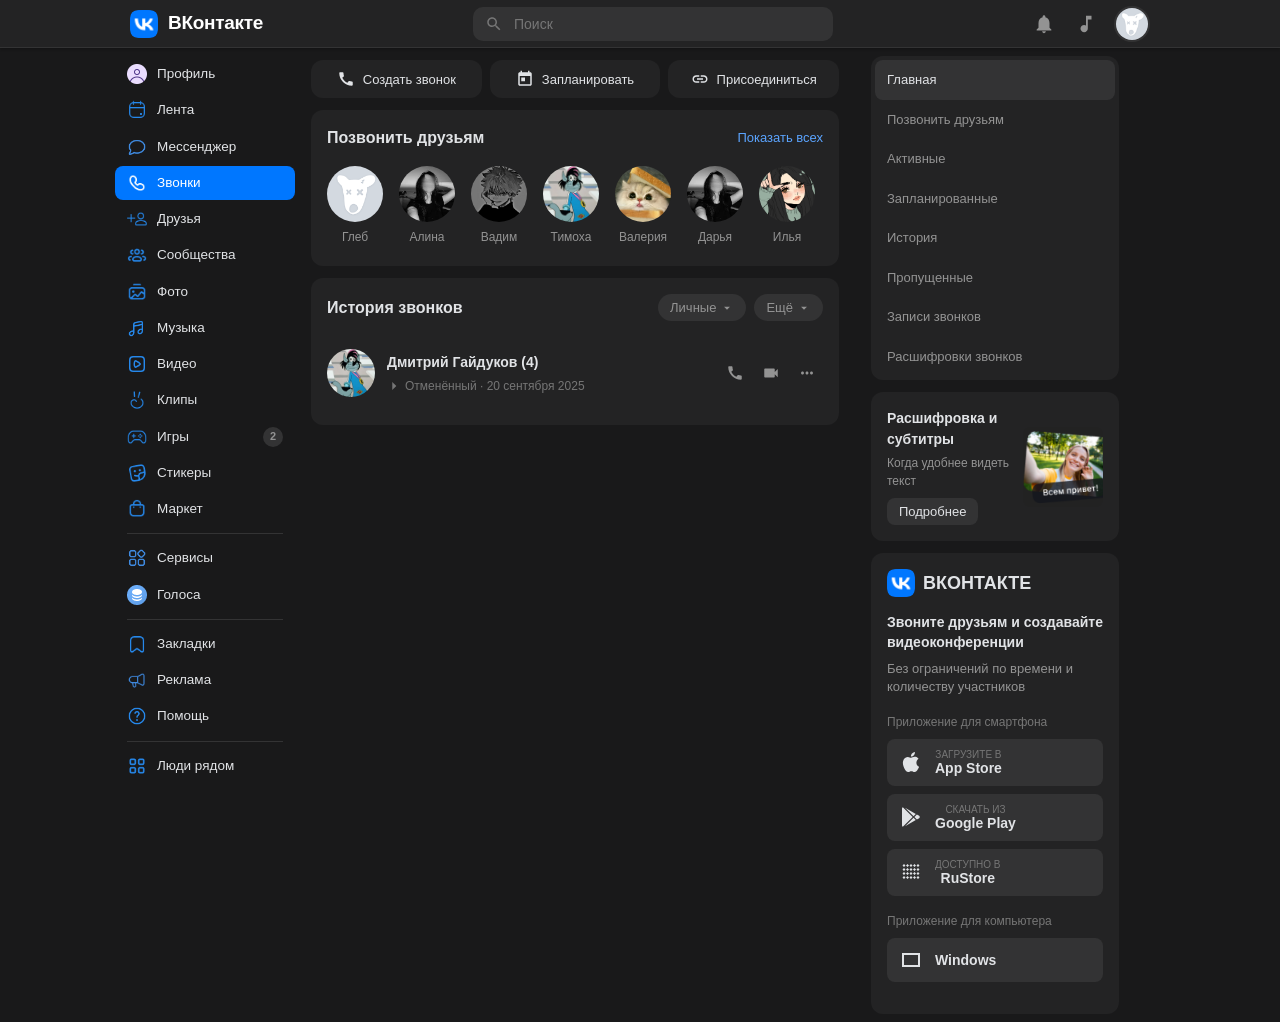
<file: vk-clone/calls.html>
<!DOCTYPE html>
<html lang="ru">
<head>
    <meta charset="UTF-8">
    <meta name="viewport" content="width=device-width, initial-scale=1.0">
    <title>Звонки — ВКонтакте</title>
    <link rel="stylesheet" href="css/variables.css">
    <link rel="stylesheet" href="css/reset.css">
    <link rel="stylesheet" href="css/style.css">
</head>
<body>

    <header class="header">
        <div class="header__container">
            <a href="index.html" class="header__logo">
                <img src="images/logo.png" alt="VK" class="header__logo-icon">
                <span class="header__logo-text">ВКонтакте</span>
            </a>
            
            <div class="header__search">
                <svg class="header__search-icon" viewBox="0 0 24 24">
                    <path d="M15.5 14h-.79l-.28-.27C15.41 12.59 16 11.11 16 9.5 16 5.91 13.09 3 9.5 3S3 5.91 3 9.5 5.91 16 9.5 16c1.61 0 3.09-.59 4.23-1.57l.27.28v.79l5 4.99L20.49 19l-4.99-5zm-6 0C7.01 14 5 11.99 5 9.5S7.01 5 9.5 5 14 7.01 14 9.5 11.99 14 9.5 14z"/>
                </svg>
                <input type="text" placeholder="Поиск">
            </div>
            
            <div class="header__icons">
                <button class="header__icon">
                    <svg viewBox="0 0 24 24"><path d="M12 22c1.1 0 2-.9 2-2h-4c0 1.1.9 2 2 2zm6-6v-5c0-3.07-1.63-5.64-4.5-6.32V4c0-.83-.67-1.5-1.5-1.5s-1.5.67-1.5 1.5v.68C7.64 5.36 6 7.92 6 11v5l-2 2v1h16v-1l-2-2z"/></svg>
                </button>
                <button class="header__icon">
                    <svg viewBox="0 0 24 24"><path d="M12 3v10.55c-.59-.34-1.27-.55-2-.55-2.21 0-4 1.79-4 4s1.79 4 4 4 4-1.79 4-4V7h4V3h-6z"/></svg>
                </button>
                <div class="header__avatar">
                    <img src="images/profile-avatar.jpg" alt="Профиль">
                </div>
            </div>
        </div>
    </header>

    <div class="layout">
        <nav class="left-sidebar">
            <ul class="nav-menu">
                <li class="nav-item">
                    <a href="profile.html" class="nav-link">
                        <img src="images/icon-profile.png" alt="" class="nav-icon-img">
                        <span>Профиль</span>
                    </a>
                </li>
                <li class="nav-item">
                    <a href="index.html" class="nav-link">
                        <img src="images/icon-feed.png" alt="" class="nav-icon-img">
                        <span>Лента</span>
                    </a>
                </li>
                <li class="nav-item">
                    <a href="messages.html" class="nav-link">
                        <img src="images/icon-messenger.png" alt="" class="nav-icon-img">
                        <span>Мессенджер</span>
                    </a>
                </li>
                <li class="nav-item">
                    <a href="calls.html" class="nav-link active">
                        <img src="images/icon-calls.png" alt="" class="nav-icon-img">
                        <span>Звонки</span>
                    </a>
                </li>
                <li class="nav-item">
                    <a href="friends.html" class="nav-link">
                        <img src="images/icon-friends.png" alt="" class="nav-icon-img">
                        <span>Друзья</span>
                    </a>
                </li>
                <li class="nav-item">
                    <a href="communities.html" class="nav-link">
                        <img src="images/icon-communities.png" alt="" class="nav-icon-img">
                        <span>Сообщества</span>
                    </a>
                </li>
                <li class="nav-item">
                    <a href="#" class="nav-link">
                        <img src="images/icon-photos.png" alt="" class="nav-icon-img">
                        <span>Фото</span>
                    </a>
                </li>
                <li class="nav-item">
                    <a href="music.html" class="nav-link">
                        <img src="images/icon-music.png" alt="" class="nav-icon-img">
                        <span>Музыка</span>
                    </a>
                </li>
                <li class="nav-item">
                    <a href="#" class="nav-link">
                        <img src="images/icon-video.png" alt="" class="nav-icon-img">
                        <span>Видео</span>
                    </a>
                </li>
                <li class="nav-item">
                    <a href="#" class="nav-link">
                        <img src="images/icon-clips.png" alt="" class="nav-icon-img">
                        <span>Клипы</span>
                    </a>
                </li>
                <li class="nav-item">
                    <a href="#" class="nav-link">
                        <img src="images/icon-games.png" alt="" class="nav-icon-img">
                        <span>Игры</span>
                        <span class="nav-badge">2</span>
                    </a>
                </li>
                <li class="nav-item">
                    <a href="#" class="nav-link">
                        <img src="images/icon-stickers.png" alt="" class="nav-icon-img">
                        <span>Стикеры</span>
                    </a>
                </li>
                <li class="nav-item">
                    <a href="#" class="nav-link">
                        <img src="images/icon-market.png" alt="" class="nav-icon-img">
                        <span>Маркет</span>
                    </a>
                </li>
                <li class="nav-divider"></li>
                <li class="nav-item">
                    <a href="#" class="nav-link">
                        <img src="images/icon-services.png" alt="" class="nav-icon-img">
                        <span>Сервисы</span>
                    </a>
                </li>
                <li class="nav-item">
                    <a href="#" class="nav-link">
                        <img src="images/icon-votes.png" alt="" class="nav-icon-img">
                        <span>Голоса</span>
                    </a>
                </li>
                <li class="nav-divider"></li>
                <li class="nav-item">
                    <a href="#" class="nav-link">
                        <img src="images/icon-bookmarks.png" alt="" class="nav-icon-img">
                        <span>Закладки</span>
                    </a>
                </li>
                <li class="nav-item">
                    <a href="#" class="nav-link">
                        <img src="images/icon-advertising.png" alt="" class="nav-icon-img">
                        <span>Реклама</span>
                    </a>
                </li>
                <li class="nav-item">
                    <a href="#" class="nav-link">
                        <img src="images/icon-help.png" alt="" class="nav-icon-img">
                        <span>Помощь</span>
                    </a>
                </li>
                <li class="nav-divider"></li>
                <li class="nav-item">
                    <a href="#" class="nav-link">
                        <img src="images/icon-people-nearby.png" alt="" class="nav-icon-img">
                        <span>Люди рядом</span>
                    </a>
                </li>
            </ul>
        </nav>

        <main class="calls-main">
            <!-- Call Actions -->
            <div class="call-actions">
                <button class="call-action-btn">
                    <svg viewBox="0 0 24 24"><path d="M20.01 15.38c-1.23 0-2.42-.2-3.53-.56-.35-.12-.74-.03-1.01.24l-1.57 1.97c-2.83-1.35-5.48-3.9-6.89-6.83l1.95-1.66c.27-.28.35-.67.24-1.02-.37-1.11-.56-2.3-.56-3.53 0-.54-.45-.99-.99-.99H4.19C3.65 3 3 3.24 3 3.99 3 13.28 10.73 21 20.01 21c.71 0 .99-.63.99-1.18v-3.45c0-.54-.45-.99-.99-.99z"/></svg>
                    Создать звонок
                </button>
                <button class="call-action-btn">
                    <svg viewBox="0 0 24 24"><path d="M19 3h-1V1h-2v2H8V1H6v2H5c-1.11 0-1.99.9-1.99 2L3 19c0 1.1.89 2 2 2h14c1.1 0 2-.9 2-2V5c0-1.1-.9-2-2-2zm0 16H5V8h14v11zM7 10h5v5H7z"/></svg>
                    Запланировать
                </button>
                <button class="call-action-btn">
                    <svg viewBox="0 0 24 24"><path d="M3.9 12c0-1.71 1.39-3.1 3.1-3.1h4V7H7c-2.76 0-5 2.24-5 5s2.24 5 5 5h4v-1.9H7c-1.71 0-3.1-1.39-3.1-3.1zM8 13h8v-2H8v2zm9-6h-4v1.9h4c1.71 0 3.1 1.39 3.1 3.1s-1.39 3.1-3.1 3.1h-4V17h4c2.76 0 5-2.24 5-5s-2.24-5-5-5z"/></svg>
                    Присоединиться
                </button>
            </div>

            <!-- Call Friends -->
            <div class="calls-block">
                <div class="calls-block__header">
                    <h3 class="calls-block__title">Позвонить друзьям</h3>
                    <a href="#" class="calls-block__link">Показать всех</a>
                </div>
                <div class="call-friends-list">
                    <div class="call-friend-item">
                        <div class="call-friend-avatar">
                            <img src="images/profile-avatar.jpg" alt="">
                        </div>
                        <span class="call-friend-name">Глеб</span>
                    </div>
                    <div class="call-friend-item">
                        <div class="call-friend-avatar">
                            <img src="images/friend-alina.jpg" alt="">
                        </div>
                        <span class="call-friend-name">Алина</span>
                    </div>
                    <div class="call-friend-item">
                        <div class="call-friend-avatar">
                            <img src="images/friend-vadim.jpg" alt="">
                        </div>
                        <span class="call-friend-name">Вадим</span>
                    </div>
                    <div class="call-friend-item">
                        <div class="call-friend-avatar">
                            <img src="images/friend-maksim.jpg" alt="">
                        </div>
                        <span class="call-friend-name">Тимоха</span>
                    </div>
                    <div class="call-friend-item">
                        <div class="call-friend-avatar">
                            <img src="images/friend-elizaveta.jpg" alt="">
                        </div>
                        <span class="call-friend-name">Валерия</span>
                    </div>
                    <div class="call-friend-item">
                        <div class="call-friend-avatar">
                            <img src="images/friend-alina.jpg" alt="">
                        </div>
                        <span class="call-friend-name">Дарья</span>
                    </div>
                    <div class="call-friend-item">
                        <div class="call-friend-avatar">
                            <img src="images/friend-ivan.jpg" alt="">
                        </div>
                        <span class="call-friend-name">Илья</span>
                    </div>
                </div>
            </div>

            <!-- Call History -->
            <div class="calls-block">
                <div class="calls-block__header">
                    <h3 class="calls-block__title">История звонков</h3>
                    <div class="calls-filters">
                        <button class="calls-filter-btn">
                            Личные
                            <svg viewBox="0 0 24 24"><path d="M7 10l5 5 5-5z"/></svg>
                        </button>
                        <button class="calls-filter-btn">
                            Ещё
                            <svg viewBox="0 0 24 24"><path d="M7 10l5 5 5-5z"/></svg>
                        </button>
                    </div>
                </div>
                <div class="call-history-list">
                    <div class="call-history-item">
                        <div class="call-history-avatar">
                            <img src="images/friend-maksim.jpg" alt="">
                        </div>
                        <div class="call-history-info">
                            <div class="call-history-name">Дмитрий Гайдуков (4)</div>
                            <div class="call-history-meta">
                                <svg viewBox="0 0 24 24"><path d="M9 5l7 7-7 7"/></svg>
                                Отменённый · 20 сентября 2025
                            </div>
                        </div>
                        <div class="call-history-actions">
                            <button class="call-history-action">
                                <svg viewBox="0 0 24 24"><path d="M20.01 15.38c-1.23 0-2.42-.2-3.53-.56-.35-.12-.74-.03-1.01.24l-1.57 1.97c-2.83-1.35-5.48-3.9-6.89-6.83l1.95-1.66c.27-.28.35-.67.24-1.02-.37-1.11-.56-2.3-.56-3.53 0-.54-.45-.99-.99-.99H4.19C3.65 3 3 3.24 3 3.99 3 13.28 10.73 21 20.01 21c.71 0 .99-.63.99-1.18v-3.45c0-.54-.45-.99-.99-.99z"/></svg>
                            </button>
                            <button class="call-history-action">
                                <svg viewBox="0 0 24 24"><path d="M17 10.5V7c0-.55-.45-1-1-1H4c-.55 0-1 .45-1 1v10c0 .55.45 1 1 1h12c.55 0 1-.45 1-1v-3.5l4 4v-11l-4 4z"/></svg>
                            </button>
                            <button class="call-history-action">
                                <svg viewBox="0 0 24 24"><path d="M6 10c-1.1 0-2 .9-2 2s.9 2 2 2 2-.9 2-2-.9-2-2-2zm12 0c-1.1 0-2 .9-2 2s.9 2 2 2 2-.9 2-2-.9-2-2-2zm-6 0c-1.1 0-2 .9-2 2s.9 2 2 2 2-.9 2-2-.9-2-2-2z"/></svg>
                            </button>
                        </div>
                    </div>
                </div>
            </div>
        </main>

        <aside class="calls-sidebar">
            <div class="calls-nav">
                <div class="calls-nav__item active">Главная</div>
                <div class="calls-nav__item">Позвонить друзьям</div>
                <div class="calls-nav__item">Активные</div>
                <div class="calls-nav__item">Запланированные</div>
                <div class="calls-nav__item">История</div>
                <div class="calls-nav__item">Пропущенные</div>
                <div class="calls-nav__item">Записи звонков</div>
                <div class="calls-nav__item">Расшифровки звонков</div>
            </div>

            <div class="calls-widget">
                <div class="calls-widget__content">
                    <div class="calls-widget__text">
                        <div class="calls-widget__title">Расшифровка и субтитры</div>
                        <div class="calls-widget__subtitle">Когда удобнее видеть текст</div>
                    </div>
                    <button class="calls-widget__btn">Подробнее</button>
                </div>
                <div class="calls-widget__image">
                    <img src="images/calls-widget.jpg" alt="">
                </div>
            </div>

            <div class="calls-widget-large">
                <div class="calls-widget-large__header">
                    <img src="images/logo.png" alt="VK" class="calls-widget-large__logo">
                    <span class="calls-widget-large__title">ВКОНТАКТЕ</span>
                </div>
                <div class="calls-widget-large__content">
                    <h4 class="calls-widget-large__heading">Звоните друзьям и создавайте видеоконференции</h4>
                    <p class="calls-widget-large__text">Без ограничений по времени и количеству участников</p>
                </div>
                <div class="calls-widget-large__apps">
                    <div class="app-section">
                        <div class="app-section__title">Приложение для смартфона</div>
                        <button class="app-btn">
                            <svg viewBox="0 0 24 24"><path d="M18.71 19.5c-.83 1.24-1.71 2.45-3.05 2.47-1.34.03-1.77-.79-3.29-.79-1.53 0-2 .77-3.27.82-1.31.05-2.3-1.32-3.14-2.53C4.25 17 2.94 12.45 4.7 9.39c.87-1.52 2.43-2.48 4.12-2.51 1.28-.02 2.5.87 3.29.87.78 0 2.26-1.07 3.81-.91.65.03 2.47.26 3.64 1.98-.09.06-2.17 1.28-2.15 3.81.03 3.02 2.65 4.03 2.68 4.04-.03.07-.42 1.44-1.38 2.83M13 3.5c.73-.83 1.94-1.46 2.94-1.5.13 1.17-.34 2.35-1.04 3.19-.69.85-1.83 1.51-2.95 1.42-.15-1.15.41-2.35 1.05-3.11z"/></svg>
                            <div>
                                <div class="app-btn__small">Загрузите в</div>
                                <div class="app-btn__large">App Store</div>
                            </div>
                        </button>
                        <button class="app-btn">
                            <svg viewBox="0 0 24 24"><path d="M3,20.5V3.5C3,2.91 3.34,2.39 3.84,2.15L13.69,12L3.84,21.85C3.34,21.6 3,21.09 3,20.5M16.81,15.12L6.05,21.34L14.54,12.85L16.81,15.12M20.16,10.81C20.5,11.08 20.75,11.5 20.75,12C20.75,12.5 20.53,12.9 20.18,13.18L17.89,14.5L15.39,12L17.89,9.5L20.16,10.81M6.05,2.66L16.81,8.88L14.54,11.15L6.05,2.66Z"/></svg>
                            <div>
                                <div class="app-btn__small">СКАЧАТЬ ИЗ</div>
                                <div class="app-btn__large">Google Play</div>
                            </div>
                        </button>
                        <button class="app-btn">
                            <svg viewBox="0 0 24 24"><path d="M3.5,5.5L5,4L6.5,5.5L5,7L3.5,5.5M7,5.5L8.5,4L10,5.5L8.5,7L7,5.5M10.5,5.5L12,4L13.5,5.5L12,7L10.5,5.5M14,5.5L15.5,4L17,5.5L15.5,7L14,5.5M17.5,5.5L19,4L20.5,5.5L19,7L17.5,5.5M3.5,9.5L5,8L6.5,9.5L5,11L3.5,9.5M7,9.5L8.5,8L10,9.5L8.5,11L7,9.5M10.5,9.5L12,8L13.5,9.5L12,11L10.5,9.5M14,9.5L15.5,8L17,9.5L15.5,11L14,9.5M17.5,9.5L19,8L20.5,9.5L19,11L17.5,9.5M3.5,13.5L5,12L6.5,13.5L5,15L3.5,13.5M7,13.5L8.5,12L10,13.5L8.5,15L7,13.5M10.5,13.5L12,12L13.5,13.5L12,15L10.5,13.5M14,13.5L15.5,12L17,13.5L15.5,15L14,13.5M17.5,13.5L19,12L20.5,13.5L19,15L17.5,13.5M3.5,17.5L5,16L6.5,17.5L5,19L3.5,17.5M7,17.5L8.5,16L10,17.5L8.5,19L7,17.5M10.5,17.5L12,16L13.5,17.5L12,19L10.5,17.5M14,17.5L15.5,16L17,17.5L15.5,19L14,17.5M17.5,17.5L19,16L20.5,17.5L19,19L17.5,17.5Z"/></svg>
                            <div>
                                <div class="app-btn__small">Доступно в</div>
                                <div class="app-btn__large">RuStore</div>
                            </div>
                        </button>
                    </div>
                    <div class="app-section">
                        <div class="app-section__title">Приложение для компьютера</div>
                        <button class="app-btn">
                            <svg viewBox="0 0 24 24"><path d="M3,5H21V19H3V5M5,7V17H19V7H5Z"/></svg>
                            <div>
                                <div class="app-btn__large">Windows</div>
                            </div>
                        </button>
                    </div>
                </div>
            </div>
        </aside>
    </div>

</body>
</html>
</file>
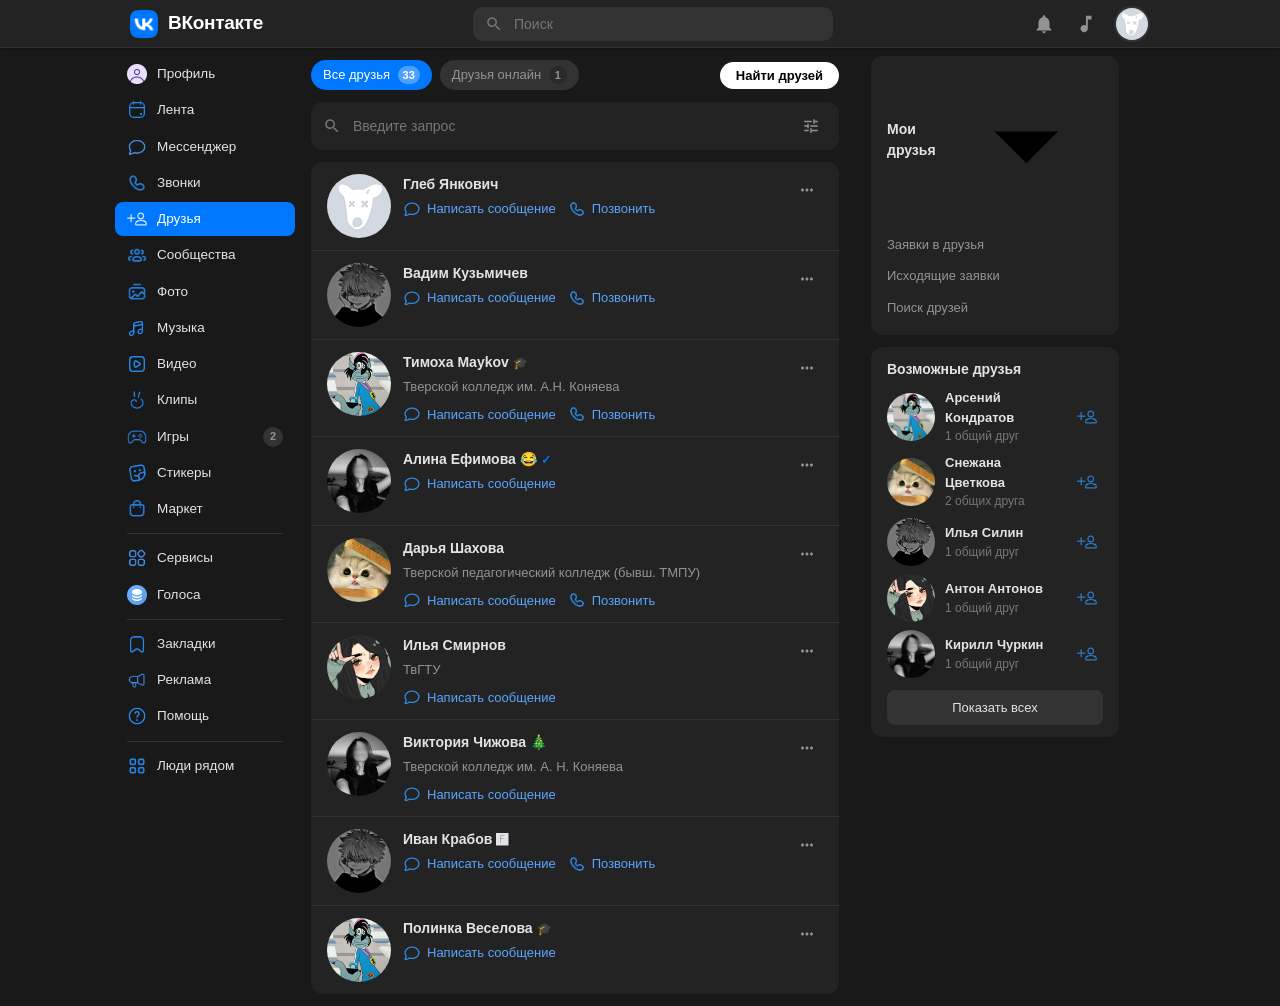
<file: vk-clone/friends.html>
<!DOCTYPE html>
<html lang="ru">
<head>
    <meta charset="UTF-8">
    <meta name="viewport" content="width=device-width, initial-scale=1.0">
    <title>Друзья — ВКонтакте</title>
    <link rel="stylesheet" href="css/variables.css">
    <link rel="stylesheet" href="css/reset.css">
    <link rel="stylesheet" href="css/style.css">
</head>
<body>

    <header class="header">
        <div class="header__container">
            <a href="index.html" class="header__logo">
                <img src="images/logo.png" alt="VK" class="header__logo-icon">
                <span class="header__logo-text">ВКонтакте</span>
            </a>
            
            <div class="header__search">
                <svg class="header__search-icon" viewBox="0 0 24 24">
                    <path d="M15.5 14h-.79l-.28-.27C15.41 12.59 16 11.11 16 9.5 16 5.91 13.09 3 9.5 3S3 5.91 3 9.5 5.91 16 9.5 16c1.61 0 3.09-.59 4.23-1.57l.27.28v.79l5 4.99L20.49 19l-4.99-5zm-6 0C7.01 14 5 11.99 5 9.5S7.01 5 9.5 5 14 7.01 14 9.5 11.99 14 9.5 14z"/>
                </svg>
                <input type="text" placeholder="Поиск">
            </div>
            
            <div class="header__icons">
                <button class="header__icon">
                    <svg viewBox="0 0 24 24"><path d="M12 22c1.1 0 2-.9 2-2h-4c0 1.1.9 2 2 2zm6-6v-5c0-3.07-1.63-5.64-4.5-6.32V4c0-.83-.67-1.5-1.5-1.5s-1.5.67-1.5 1.5v.68C7.64 5.36 6 7.92 6 11v5l-2 2v1h16v-1l-2-2z"/></svg>
                </button>
                <button class="header__icon">
                    <svg viewBox="0 0 24 24"><path d="M12 3v10.55c-.59-.34-1.27-.55-2-.55-2.21 0-4 1.79-4 4s1.79 4 4 4 4-1.79 4-4V7h4V3h-6z"/></svg>
                </button>
                <div class="header__avatar">
                    <img src="images/profile-avatar.jpg" alt="Профиль">
                </div>
            </div>
        </div>
    </header>

    <div class="layout">
        <nav class="left-sidebar">
            <ul class="nav-menu">
                <li class="nav-item">
                    <a href="profile.html" class="nav-link">
                        <img src="images/icon-profile.png" alt="" class="nav-icon-img">
                        <span>Профиль</span>
                    </a>
                </li>
                <li class="nav-item">
                    <a href="index.html" class="nav-link">
                        <img src="images/icon-feed.png" alt="" class="nav-icon-img">
                        <span>Лента</span>
                    </a>
                </li>
                <li class="nav-item">
                    <a href="messages.html" class="nav-link">
                        <img src="images/icon-messenger.png" alt="" class="nav-icon-img">
                        <span>Мессенджер</span>
                    </a>
                </li>
                <li class="nav-item">
                    <a href="calls.html" class="nav-link">
                        <img src="images/icon-calls.png" alt="" class="nav-icon-img">
                        <span>Звонки</span>
                    </a>
                </li>
                <li class="nav-item">
                    <a href="friends.html" class="nav-link active">
                        <img src="images/icon-friends.png" alt="" class="nav-icon-img">
                        <span>Друзья</span>
                    </a>
                </li>
                <li class="nav-item">
                    <a href="communities.html" class="nav-link">
                        <img src="images/icon-communities.png" alt="" class="nav-icon-img">
                        <span>Сообщества</span>
                    </a>
                </li>
                <li class="nav-item">
                    <a href="photos.html" class="nav-link">
                        <img src="images/icon-photos.png" alt="" class="nav-icon-img">
                        <span>Фото</span>
                    </a>
                </li>
                <li class="nav-item">
                    <a href="music.html" class="nav-link">
                        <img src="images/icon-music.png" alt="" class="nav-icon-img">
                        <span>Музыка</span>
                    </a>
                </li>
                <li class="nav-item">
                    <a href="#" class="nav-link">
                        <img src="images/icon-video.png" alt="" class="nav-icon-img">
                        <span>Видео</span>
                    </a>
                </li>
                <li class="nav-item">
                    <a href="#" class="nav-link">
                        <img src="images/icon-clips.png" alt="" class="nav-icon-img">
                        <span>Клипы</span>
                    </a>
                </li>
                <li class="nav-item">
                    <a href="#" class="nav-link">
                        <img src="images/icon-games.png" alt="" class="nav-icon-img">
                        <span>Игры</span>
                        <span class="nav-badge">2</span>
                    </a>
                </li>
                <li class="nav-item">
                    <a href="stickers.html" class="nav-link">
                        <img src="images/icon-stickers.png" alt="" class="nav-icon-img">
                        <span>Стикеры</span>
                    </a>
                </li>
                <li class="nav-item">
                    <a href="#" class="nav-link">
                        <img src="images/icon-market.png" alt="" class="nav-icon-img">
                        <span>Маркет</span>
                    </a>
                </li>
                <li class="nav-divider"></li>
                <li class="nav-item">
                    <a href="#" class="nav-link">
                        <img src="images/icon-services.png" alt="" class="nav-icon-img">
                        <span>Сервисы</span>
                    </a>
                </li>
                <li class="nav-item">
                    <a href="#" class="nav-link">
                        <img src="images/icon-votes.png" alt="" class="nav-icon-img">
                        <span>Голоса</span>
                    </a>
                </li>
                <li class="nav-divider"></li>
                <li class="nav-item">
                    <a href="#" class="nav-link">
                        <img src="images/icon-bookmarks.png" alt="" class="nav-icon-img">
                        <span>Закладки</span>
                    </a>
                </li>
                <li class="nav-item">
                    <a href="#" class="nav-link">
                        <img src="images/icon-advertising.png" alt="" class="nav-icon-img">
                        <span>Реклама</span>
                    </a>
                </li>
                <li class="nav-item">
                    <a href="#" class="nav-link">
                        <img src="images/icon-help.png" alt="" class="nav-icon-img">
                        <span>Помощь</span>
                    </a>
                </li>
                <li class="nav-divider"></li>
                <li class="nav-item">
                    <a href="#" class="nav-link">
                        <img src="images/icon-people-nearby.png" alt="" class="nav-icon-img">
                        <span>Люди рядом</span>
                    </a>
                </li>
            </ul>
        </nav>

        <main class="friends-main">
            <div class="friends-header">
                <div class="friends-tabs">
                    <button class="friends-tab active">Все друзья <span class="friends-tab-count">33</span></button>
                    <button class="friends-tab">Друзья онлайн <span class="friends-tab-count">1</span></button>
                </div>
                <button class="btn-find-friends">Найти друзей</button>
            </div>

            <div class="friends-search">
                <svg class="friends-search-icon" viewBox="0 0 24 24">
                    <path d="M15.5 14h-.79l-.28-.27C15.41 12.59 16 11.11 16 9.5 16 5.91 13.09 3 9.5 3S3 5.91 3 9.5 5.91 16 9.5 16c1.61 0 3.09-.59 4.23-1.57l.27.28v.79l5 4.99L20.49 19l-4.99-5zm-6 0C7.01 14 5 11.99 5 9.5S7.01 5 9.5 5 14 7.01 14 9.5 11.99 14 9.5 14z"/>
                </svg>
                <input type="text" placeholder="Введите запрос" class="friends-search-input">
                <button class="friends-search-filter">
                    <svg viewBox="0 0 24 24"><path d="M3 17v2h6v-2H3zM3 5v2h10V5H3zm10 16v-2h8v-2h-8v-2h-2v6h2zM7 9v2H3v2h4v2h2V9H7zm14 4v-2H11v2h10zm-6-4h2V7h4V5h-4V3h-2v6z"/></svg>
                </button>
            </div>

            <div class="friends-list">
                <div class="friend-card">
                    <div class="friend-card__avatar">
                        <img src="images/profile-avatar.jpg" alt="">
                    </div>
                    <div class="friend-card__content">
                        <div class="friend-card__name">Глеб Янкович</div>
                        <div class="friend-card__actions">
                            <a href="#" class="friend-action">
                                <img src="images/icon-messenger.png" alt="" class="friend-action-icon">
                                Написать сообщение
                            </a>
                            <a href="#" class="friend-action">
                                <img src="images/icon-calls.png" alt="" class="friend-action-icon">
                                Позвонить
                            </a>
                        </div>
                    </div>
                    <button class="friend-card__menu">
                        <svg viewBox="0 0 24 24"><path d="M6 10c-1.1 0-2 .9-2 2s.9 2 2 2 2-.9 2-2-.9-2-2-2zm12 0c-1.1 0-2 .9-2 2s.9 2 2 2 2-.9 2-2-.9-2-2-2zm-6 0c-1.1 0-2 .9-2 2s.9 2 2 2 2-.9 2-2-.9-2-2-2z"/></svg>
                    </button>
                </div>

                <div class="friend-card">
                    <div class="friend-card__avatar">
                        <img src="images/friend-vadim.jpg" alt="">
                    </div>
                    <div class="friend-card__content">
                        <div class="friend-card__name">Вадим Кузьмичев</div>
                        <div class="friend-card__actions">
                            <a href="#" class="friend-action">
                                <img src="images/icon-messenger.png" alt="" class="friend-action-icon">
                                Написать сообщение
                            </a>
                            <a href="#" class="friend-action">
                                <img src="images/icon-calls.png" alt="" class="friend-action-icon">
                                Позвонить
                            </a>
                        </div>
                    </div>
                    <button class="friend-card__menu">
                        <svg viewBox="0 0 24 24"><path d="M6 10c-1.1 0-2 .9-2 2s.9 2 2 2 2-.9 2-2-.9-2-2-2zm12 0c-1.1 0-2 .9-2 2s.9 2 2 2 2-.9 2-2-.9-2-2-2zm-6 0c-1.1 0-2 .9-2 2s.9 2 2 2 2-.9 2-2-.9-2-2-2z"/></svg>
                    </button>
                </div>

                <div class="friend-card">
                    <div class="friend-card__avatar">
                        <img src="images/friend-maksim.jpg" alt="">
                    </div>
                    <div class="friend-card__content">
                        <div class="friend-card__name">Тимоха Maykov <span class="friend-badge">🎓</span></div>
                        <div class="friend-card__info">Тверской колледж им. А.Н. Коняева</div>
                        <div class="friend-card__actions">
                            <a href="#" class="friend-action">
                                <img src="images/icon-messenger.png" alt="" class="friend-action-icon">
                                Написать сообщение
                            </a>
                            <a href="#" class="friend-action">
                                <img src="images/icon-calls.png" alt="" class="friend-action-icon">
                                Позвонить
                            </a>
                        </div>
                    </div>
                    <button class="friend-card__menu">
                        <svg viewBox="0 0 24 24"><path d="M6 10c-1.1 0-2 .9-2 2s.9 2 2 2 2-.9 2-2-.9-2-2-2zm12 0c-1.1 0-2 .9-2 2s.9 2 2 2 2-.9 2-2-.9-2-2-2zm-6 0c-1.1 0-2 .9-2 2s.9 2 2 2 2-.9 2-2-.9-2-2-2z"/></svg>
                    </button>
                </div>

                <div class="friend-card">
                    <div class="friend-card__avatar">
                        <img src="images/friend-alina.jpg" alt="">
                    </div>
                    <div class="friend-card__content">
                        <div class="friend-card__name">Алина Ефимова 😂 <span class="verified">✓</span></div>
                        <div class="friend-card__actions">
                            <a href="#" class="friend-action">
                                <img src="images/icon-messenger.png" alt="" class="friend-action-icon">
                                Написать сообщение
                            </a>
                        </div>
                    </div>
                    <button class="friend-card__menu">
                        <svg viewBox="0 0 24 24"><path d="M6 10c-1.1 0-2 .9-2 2s.9 2 2 2 2-.9 2-2-.9-2-2-2zm12 0c-1.1 0-2 .9-2 2s.9 2 2 2 2-.9 2-2-.9-2-2-2zm-6 0c-1.1 0-2 .9-2 2s.9 2 2 2 2-.9 2-2-.9-2-2-2z"/></svg>
                    </button>
                </div>

                <div class="friend-card">
                    <div class="friend-card__avatar">
                        <img src="images/friend-elizaveta.jpg" alt="">
                    </div>
                    <div class="friend-card__content">
                        <div class="friend-card__name">Дарья Шахова</div>
                        <div class="friend-card__info">Тверской педагогический колледж (бывш. ТМПУ)</div>
                        <div class="friend-card__actions">
                            <a href="#" class="friend-action">
                                <img src="images/icon-messenger.png" alt="" class="friend-action-icon">
                                Написать сообщение
                            </a>
                            <a href="#" class="friend-action">
                                <img src="images/icon-calls.png" alt="" class="friend-action-icon">
                                Позвонить
                            </a>
                        </div>
                    </div>
                    <button class="friend-card__menu">
                        <svg viewBox="0 0 24 24"><path d="M6 10c-1.1 0-2 .9-2 2s.9 2 2 2 2-.9 2-2-.9-2-2-2zm12 0c-1.1 0-2 .9-2 2s.9 2 2 2 2-.9 2-2-.9-2-2-2zm-6 0c-1.1 0-2 .9-2 2s.9 2 2 2 2-.9 2-2-.9-2-2-2z"/></svg>
                    </button>
                </div>

                <div class="friend-card">
                    <div class="friend-card__avatar">
                        <img src="images/friend-ivan.jpg" alt="">
                    </div>
                    <div class="friend-card__content">
                        <div class="friend-card__name">Илья Смирнов</div>
                        <div class="friend-card__info">ТвГТУ</div>
                        <div class="friend-card__actions">
                            <a href="#" class="friend-action">
                                <img src="images/icon-messenger.png" alt="" class="friend-action-icon">
                                Написать сообщение
                            </a>
                        </div>
                    </div>
                    <button class="friend-card__menu">
                        <svg viewBox="0 0 24 24"><path d="M6 10c-1.1 0-2 .9-2 2s.9 2 2 2 2-.9 2-2-.9-2-2-2zm12 0c-1.1 0-2 .9-2 2s.9 2 2 2 2-.9 2-2-.9-2-2-2zm-6 0c-1.1 0-2 .9-2 2s.9 2 2 2 2-.9 2-2-.9-2-2-2z"/></svg>
                    </button>
                </div>

                <div class="friend-card">
                    <div class="friend-card__avatar">
                        <img src="images/friend-alina.jpg" alt="">
                    </div>
                    <div class="friend-card__content">
                        <div class="friend-card__name">Виктория Чижова 🎄</div>
                        <div class="friend-card__info">Тверской колледж им. А. Н. Коняева</div>
                        <div class="friend-card__actions">
                            <a href="#" class="friend-action">
                                <img src="images/icon-messenger.png" alt="" class="friend-action-icon">
                                Написать сообщение
                            </a>
                        </div>
                    </div>
                    <button class="friend-card__menu">
                        <svg viewBox="0 0 24 24"><path d="M6 10c-1.1 0-2 .9-2 2s.9 2 2 2 2-.9 2-2-.9-2-2-2zm12 0c-1.1 0-2 .9-2 2s.9 2 2 2 2-.9 2-2-.9-2-2-2zm-6 0c-1.1 0-2 .9-2 2s.9 2 2 2 2-.9 2-2-.9-2-2-2z"/></svg>
                    </button>
                </div>

                <div class="friend-card">
                    <div class="friend-card__avatar">
                        <img src="images/friend-vadim.jpg" alt="">
                    </div>
                    <div class="friend-card__content">
                        <div class="friend-card__name">Иван Крабов <span class="friend-badge">🅵</span></div>
                        <div class="friend-card__actions">
                            <a href="#" class="friend-action">
                                <img src="images/icon-messenger.png" alt="" class="friend-action-icon">
                                Написать сообщение
                            </a>
                            <a href="#" class="friend-action">
                                <img src="images/icon-calls.png" alt="" class="friend-action-icon">
                                Позвонить
                            </a>
                        </div>
                    </div>
                    <button class="friend-card__menu">
                        <svg viewBox="0 0 24 24"><path d="M6 10c-1.1 0-2 .9-2 2s.9 2 2 2 2-.9 2-2-.9-2-2-2zm12 0c-1.1 0-2 .9-2 2s.9 2 2 2 2-.9 2-2-.9-2-2-2zm-6 0c-1.1 0-2 .9-2 2s.9 2 2 2 2-.9 2-2-.9-2-2-2z"/></svg>
                    </button>
                </div>

                <div class="friend-card">
                    <div class="friend-card__avatar">
                        <img src="images/friend-maksim.jpg" alt="">
                    </div>
                    <div class="friend-card__content">
                        <div class="friend-card__name">Полинка Веселова <span class="friend-badge">🎓</span></div>
                        <div class="friend-card__actions">
                            <a href="#" class="friend-action">
                                <img src="images/icon-messenger.png" alt="" class="friend-action-icon">
                                Написать сообщение
                            </a>
                        </div>
                    </div>
                    <button class="friend-card__menu">
                        <svg viewBox="0 0 24 24"><path d="M6 10c-1.1 0-2 .9-2 2s.9 2 2 2 2-.9 2-2-.9-2-2-2zm12 0c-1.1 0-2 .9-2 2s.9 2 2 2 2-.9 2-2-.9-2-2-2zm-6 0c-1.1 0-2 .9-2 2s.9 2 2 2 2-.9 2-2-.9-2-2-2z"/></svg>
                    </button>
                </div>
            </div>
        </main>

        <aside class="friends-sidebar">
            <div class="friends-widget">
                <div class="friends-widget__header">
                    <span class="friends-widget__title">Мои друзья</span>
                    <svg viewBox="0 0 24 24"><path d="M7 10l5 5 5-5z"/></svg>
                </div>
                <div class="friends-widget__item">Заявки в друзья</div>
                <div class="friends-widget__item">Исходящие заявки</div>
                <div class="friends-widget__item">Поиск друзей</div>
            </div>

            <div class="friends-widget">
                <div class="friends-widget__title">Возможные друзья</div>
                <div class="possible-friends-list">
                    <div class="possible-friend-item">
                        <div class="possible-friend-avatar">
                            <img src="images/friend-maksim.jpg" alt="">
                        </div>
                        <div class="possible-friend-info">
                            <div class="possible-friend-name">Арсений Кондратов</div>
                            <div class="possible-friend-mutual">1 общий друг</div>
                        </div>
                        <button class="possible-friend-add">
                            <img src="images/icon-friends.png" alt="" class="possible-friend-add-icon">
                        </button>
                    </div>

                    <div class="possible-friend-item">
                        <div class="possible-friend-avatar">
                            <img src="images/friend-elizaveta.jpg" alt="">
                        </div>
                        <div class="possible-friend-info">
                            <div class="possible-friend-name">Снежана Цветкова</div>
                            <div class="possible-friend-mutual">2 общих друга</div>
                        </div>
                        <button class="possible-friend-add">
                            <img src="images/icon-friends.png" alt="" class="possible-friend-add-icon">
                        </button>
                    </div>

                    <div class="possible-friend-item">
                        <div class="possible-friend-avatar">
                            <img src="images/friend-vadim.jpg" alt="">
                        </div>
                        <div class="possible-friend-info">
                            <div class="possible-friend-name">Илья Силин</div>
                            <div class="possible-friend-mutual">1 общий друг</div>
                        </div>
                        <button class="possible-friend-add">
                            <img src="images/icon-friends.png" alt="" class="possible-friend-add-icon">
                        </button>
                    </div>

                    <div class="possible-friend-item">
                        <div class="possible-friend-avatar">
                            <img src="images/friend-ivan.jpg" alt="">
                        </div>
                        <div class="possible-friend-info">
                            <div class="possible-friend-name">Антон Антонов</div>
                            <div class="possible-friend-mutual">1 общий друг</div>
                        </div>
                        <button class="possible-friend-add">
                            <img src="images/icon-friends.png" alt="" class="possible-friend-add-icon">
                        </button>
                    </div>

                    <div class="possible-friend-item">
                        <div class="possible-friend-avatar">
                            <img src="images/friend-alina.jpg" alt="">
                        </div>
                        <div class="possible-friend-info">
                            <div class="possible-friend-name">Кирилл Чуркин</div>
                            <div class="possible-friend-mutual">1 общий друг</div>
                        </div>
                        <button class="possible-friend-add">
                            <img src="images/icon-friends.png" alt="" class="possible-friend-add-icon">
                        </button>
                    </div>
                </div>
                <button class="btn-show-all">Показать всех</button>
            </div>
        </aside>
    </div>

</body>
</html>
</file>
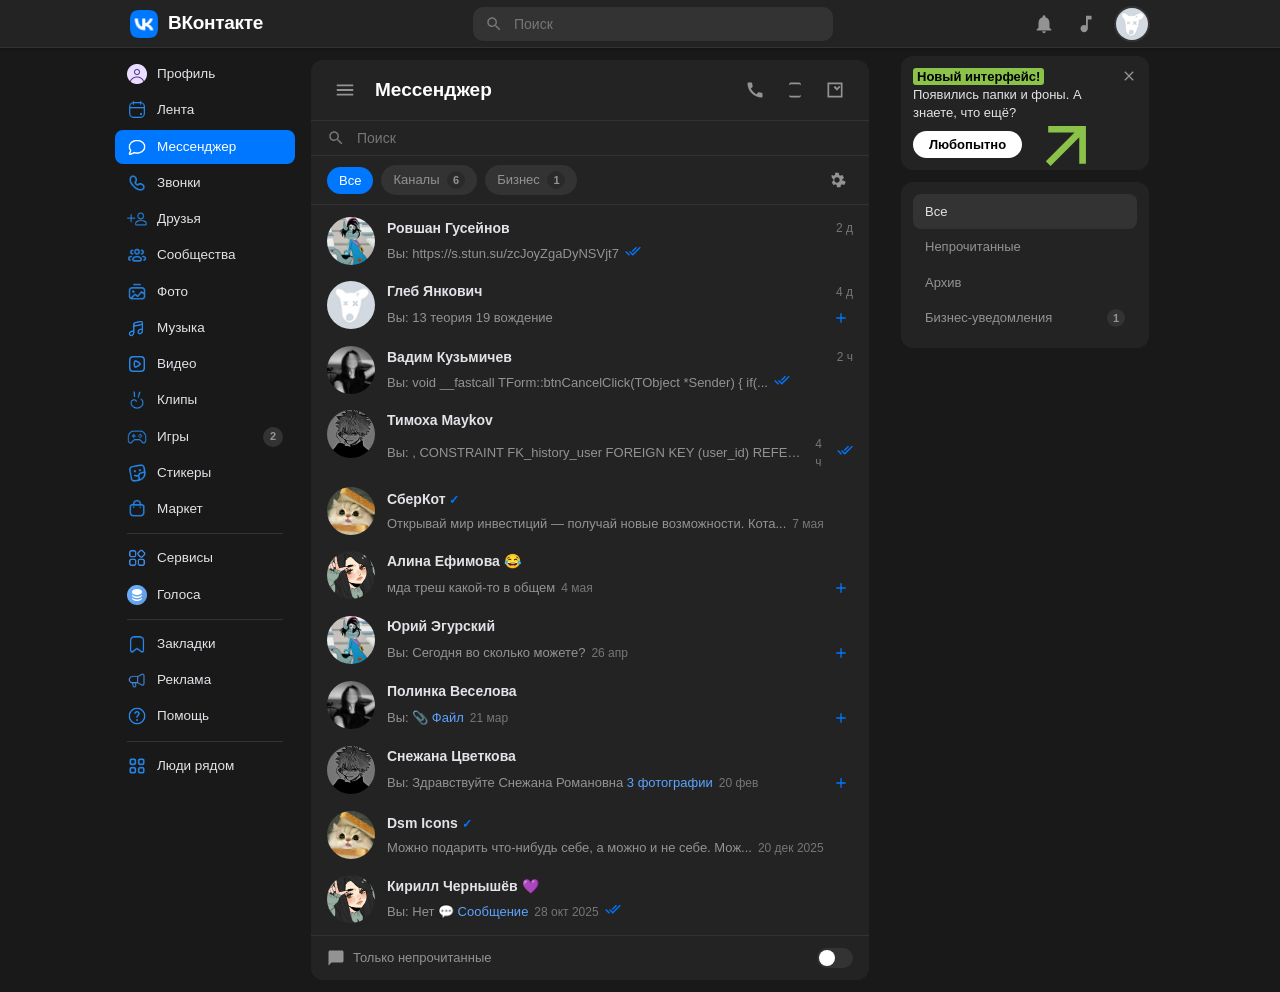
<file: vk-clone/messages.html>
<!DOCTYPE html>
<html lang="ru">
<head>
    <meta charset="UTF-8">
    <meta name="viewport" content="width=device-width, initial-scale=1.0">
    <title>Мессенджер — ВКонтакте</title>
    <link rel="stylesheet" href="css/variables.css">
    <link rel="stylesheet" href="css/reset.css">
    <link rel="stylesheet" href="css/style.css">
</head>
<body>

    <header class="header">
        <div class="header__container">
            <a href="index.html" class="header__logo">
                <img src="images/logo.png" alt="VK" class="header__logo-icon">
                <span class="header__logo-text">ВКонтакте</span>
            </a>
            
            <div class="header__search">
                <svg class="header__search-icon" viewBox="0 0 24 24">
                    <path d="M15.5 14h-.79l-.28-.27C15.41 12.59 16 11.11 16 9.5 16 5.91 13.09 3 9.5 3S3 5.91 3 9.5 5.91 16 9.5 16c1.61 0 3.09-.59 4.23-1.57l.27.28v.79l5 4.99L20.49 19l-4.99-5zm-6 0C7.01 14 5 11.99 5 9.5S7.01 5 9.5 5 14 7.01 14 9.5 11.99 14 9.5 14z"/>
                </svg>
                <input type="text" placeholder="Поиск">
            </div>
            
            <div class="header__icons">
                <button class="header__icon">
                    <svg viewBox="0 0 24 24"><path d="M12 22c1.1 0 2-.9 2-2h-4c0 1.1.9 2 2 2zm6-6v-5c0-3.07-1.63-5.64-4.5-6.32V4c0-.83-.67-1.5-1.5-1.5s-1.5.67-1.5 1.5v.68C7.64 5.36 6 7.92 6 11v5l-2 2v1h16v-1l-2-2z"/></svg>
                </button>
                <button class="header__icon">
                    <svg viewBox="0 0 24 24"><path d="M12 3v10.55c-.59-.34-1.27-.55-2-.55-2.21 0-4 1.79-4 4s1.79 4 4 4 4-1.79 4-4V7h4V3h-6z"/></svg>
                </button>
                <div class="header__avatar">
                    <img src="images/profile-avatar.jpg" alt="Профиль">
                </div>
            </div>
        </div>
    </header>

    <div class="layout">
        <nav class="left-sidebar">
            <ul class="nav-menu">
                <li class="nav-item">
                    <a href="profile.html" class="nav-link">
                        <img src="images/icon-profile.png" alt="" class="nav-icon-img">
                        <span>Профиль</span>
                    </a>
                </li>
                <li class="nav-item">
                    <a href="index.html" class="nav-link">
                        <img src="images/icon-feed.png" alt="" class="nav-icon-img">
                        <span>Лента</span>
                    </a>
                </li>
                <li class="nav-item">
                    <a href="messages.html" class="nav-link active">
                        <img src="images/icon-messenger.png" alt="" class="nav-icon-img">
                        <span>Мессенджер</span>
                    </a>
                </li>
                <li class="nav-item">
                    <a href="calls.html" class="nav-link">
                        <img src="images/icon-calls.png" alt="" class="nav-icon-img">
                        <span>Звонки</span>
                    </a>
                </li>
                <li class="nav-item">
                    <a href="friends.html" class="nav-link">
                        <img src="images/icon-friends.png" alt="" class="nav-icon-img">
                        <span>Друзья</span>
                    </a>
                </li>
                <li class="nav-item">
                    <a href="communities.html" class="nav-link">
                        <img src="images/icon-communities.png" alt="" class="nav-icon-img">
                        <span>Сообщества</span>
                    </a>
                </li>
                <li class="nav-item">
                    <a href="photos.html" class="nav-link">
                        <img src="images/icon-photos.png" alt="" class="nav-icon-img">
                        <span>Фото</span>
                    </a>
                </li>
                <li class="nav-item">
                    <a href="music.html" class="nav-link">
                        <img src="images/icon-music.png" alt="" class="nav-icon-img">
                        <span>Музыка</span>
                    </a>
                </li>
                <li class="nav-item">
                    <a href="#" class="nav-link">
                        <img src="images/icon-video.png" alt="" class="nav-icon-img">
                        <span>Видео</span>
                    </a>
                </li>
                <li class="nav-item">
                    <a href="#" class="nav-link">
                        <img src="images/icon-clips.png" alt="" class="nav-icon-img">
                        <span>Клипы</span>
                    </a>
                </li>
                <li class="nav-item">
                    <a href="#" class="nav-link">
                        <img src="images/icon-games.png" alt="" class="nav-icon-img">
                        <span>Игры</span>
                        <span class="nav-badge">2</span>
                    </a>
                </li>
                <li class="nav-item">
                    <a href="stickers.html" class="nav-link">
                        <img src="images/icon-stickers.png" alt="" class="nav-icon-img">
                        <span>Стикеры</span>
                    </a>
                </li>
                <li class="nav-item">
                    <a href="#" class="nav-link">
                        <img src="images/icon-market.png" alt="" class="nav-icon-img">
                        <span>Маркет</span>
                    </a>
                </li>
                <li class="nav-divider"></li>
                <li class="nav-item">
                    <a href="#" class="nav-link">
                        <img src="images/icon-services.png" alt="" class="nav-icon-img">
                        <span>Сервисы</span>
                    </a>
                </li>
                <li class="nav-item">
                    <a href="#" class="nav-link">
                        <img src="images/icon-votes.png" alt="" class="nav-icon-img">
                        <span>Голоса</span>
                    </a>
                </li>
                <li class="nav-divider"></li>
                <li class="nav-item">
                    <a href="#" class="nav-link">
                        <img src="images/icon-bookmarks.png" alt="" class="nav-icon-img">
                        <span>Закладки</span>
                    </a>
                </li>
                <li class="nav-item">
                    <a href="#" class="nav-link">
                        <img src="images/icon-advertising.png" alt="" class="nav-icon-img">
                        <span>Реклама</span>
                    </a>
                </li>
                <li class="nav-item">
                    <a href="#" class="nav-link">
                        <img src="images/icon-help.png" alt="" class="nav-icon-img">
                        <span>Помощь</span>
                    </a>
                </li>
                <li class="nav-divider"></li>
                <li class="nav-item">
                    <a href="#" class="nav-link">
                        <img src="images/icon-people-nearby.png" alt="" class="nav-icon-img">
                        <span>Люди рядом</span>
                    </a>
                </li>
            </ul>
        </nav>

        <main class="messenger-main">
            <div class="messenger-header">
                <button class="messenger-menu-btn">
                    <svg viewBox="0 0 24 24"><path d="M3 18h18v-2H3v2zm0-5h18v-2H3v2zm0-7v2h18V6H3z"/></svg>
                </button>
                <h1 class="messenger-title">Мессенджер</h1>
                <div class="messenger-actions">
                    <button class="messenger-action-btn">
                        <svg viewBox="0 0 24 24"><path d="M20.01 15.38c-1.23 0-2.42-.2-3.53-.56-.35-.12-.74-.03-1.01.24l-1.57 1.97c-2.83-1.35-5.48-3.9-6.89-6.83l1.95-1.66c.27-.28.35-.67.24-1.02-.37-1.11-.56-2.3-.56-3.53 0-.54-.45-.99-.99-.99H4.19C3.65 3 3 3.24 3 3.99 3 13.28 10.73 21 20.01 21c.71 0 .99-.63.99-1.18v-3.45c0-.54-.45-.99-.99-.99z"/></svg>
                    </button>
                    <button class="messenger-action-btn">
                        <svg viewBox="0 0 24 24"><path d="M19 7v10c0 1.1-.9 2-2 2H7c-1.1 0-2-.9-2-2V7c0-1.1.9-2 2-2h10c1.1 0 2 .9 2 2zm-2-4H7c-1.1 0-2 .9-2 2v14c0 1.1.9 2 2 2h10c1.1 0 2-.9 2-2V5c0-1.1-.9-2-2-2z"/></svg>
                    </button>
                    <button class="messenger-action-btn">
                        <svg viewBox="0 0 24 24"><path d="M19 19H5V5h14v14zM3 3v18h18V3H3zm11.5 9.5l4-4-1.5-1.5-2.5 2.5-2.5-2.5L10.5 9l4 4z"/></svg>
                    </button>
                </div>
            </div>

            <div class="messenger-search">
                <svg class="messenger-search-icon" viewBox="0 0 24 24">
                    <path d="M15.5 14h-.79l-.28-.27C15.41 12.59 16 11.11 16 9.5 16 5.91 13.09 3 9.5 3S3 5.91 3 9.5 5.91 16 9.5 16c1.61 0 3.09-.59 4.23-1.57l.27.28v.79l5 4.99L20.49 19l-4.99-5zm-6 0C7.01 14 5 11.99 5 9.5S7.01 5 9.5 5 14 7.01 14 9.5 11.99 14 9.5 14z"/>
                </svg>
                <input type="text" placeholder="Поиск" class="messenger-search-input">
            </div>

            <div class="messenger-tabs">
                <button class="messenger-tab active">Все</button>
                <button class="messenger-tab">Каналы <span class="messenger-tab-badge">6</span></button>
                <button class="messenger-tab">Бизнес <span class="messenger-tab-badge">1</span></button>
                <button class="messenger-tab-settings">
                    <svg viewBox="0 0 24 24"><path d="M19.14 12.94c.04-.3.06-.61.06-.94 0-.32-.02-.64-.07-.94l2.03-1.58c.18-.14.23-.41.12-.61l-1.92-3.32c-.12-.22-.37-.29-.59-.22l-2.39.96c-.5-.38-1.03-.7-1.62-.94l-.36-2.54c-.04-.24-.24-.41-.48-.41h-3.84c-.24 0-.43.17-.47.41l-.36 2.54c-.59.24-1.13.57-1.62.94l-2.39-.96c-.22-.08-.47 0-.59.22L5.09 8.87c-.12.21-.08.47.12.61l2.03 1.58c-.05.3-.09.63-.09.94s.02.64.07.94l-2.03 1.58c-.18.14-.23.41-.12.61l1.92 3.32c.12.22.37.29.59.22l2.39-.96c.5.38 1.03.7 1.62.94l.36 2.54c.05.24.24.41.48.41h3.84c.24 0 .44-.17.47-.41l.36-2.54c.59-.24 1.13-.56 1.62-.94l2.39.96c.22.08.47 0 .59-.22l1.92-3.32c.12-.22.07-.47-.12-.61l-2.01-1.58zM12 15.6c-1.98 0-3.6-1.62-3.6-3.6s1.62-3.6 3.6-3.6 3.6 1.62 3.6 3.6-1.62 3.6-3.6 3.6z"/></svg>
                </button>
            </div>

            <div class="conversations-list">
                <div class="conversation-item">
                    <div class="conversation-avatar">
                        <img src="images/friend-maksim.jpg" alt="">
                    </div>
                    <div class="conversation-content">
                        <div class="conversation-header">
                            <span class="conversation-name">Ровшан Гусейнов</span>
                            <span class="conversation-time">2 д</span>
                        </div>
                        <div class="conversation-message">
                            <span class="conversation-text">Вы: https://s.stun.su/zcJoyZgaDyNSVjt7</span>
                            <span class="conversation-checks">
                                <svg viewBox="0 0 24 24"><path d="M18 7l-1.41-1.41-6.34 6.34 1.41 1.41L18 7zm4.24-1.41L11.66 16.17 7.48 12l-1.41 1.41L11.66 19l12-12-1.42-1.41zM.41 13.41L6 19l1.41-1.41L1.83 12 .41 13.41z"/></svg>
                            </span>
                        </div>
                    </div>
                </div>

                <div class="conversation-item">
                    <div class="conversation-avatar">
                        <img src="images/profile-avatar.jpg" alt="">
                    </div>
                    <div class="conversation-content">
                        <div class="conversation-header">
                            <span class="conversation-name">Глеб Янкович</span>
                            <span class="conversation-time">4 д</span>
                        </div>
                        <div class="conversation-message">
                            <span class="conversation-text">Вы: 13 теория 19 вождение</span>
                            <button class="conversation-add">
                                <svg viewBox="0 0 24 24"><path d="M19 13h-6v6h-2v-6H5v-2h6V5h2v6h6v2z"/></svg>
                            </button>
                        </div>
                    </div>
                </div>

                <div class="conversation-item">
                    <div class="conversation-avatar">
                        <img src="images/friend-alina.jpg" alt="">
                    </div>
                    <div class="conversation-content">
                        <div class="conversation-header">
                            <span class="conversation-name">Вадим Кузьмичев</span>
                            <span class="conversation-time">2 ч</span>
                        </div>
                        <div class="conversation-message">
                            <span class="conversation-text">Вы: void __fastcall TForm::btnCancelClick(TObject *Sender) { if(...</span>
                            <span class="conversation-checks">
                                <svg viewBox="0 0 24 24"><path d="M18 7l-1.41-1.41-6.34 6.34 1.41 1.41L18 7zm4.24-1.41L11.66 16.17 7.48 12l-1.41 1.41L11.66 19l12-12-1.42-1.41zM.41 13.41L6 19l1.41-1.41L1.83 12 .41 13.41z"/></svg>
                            </span>
                        </div>
                    </div>
                </div>

                <div class="conversation-item">
                    <div class="conversation-avatar">
                        <img src="images/friend-vadim.jpg" alt="">
                    </div>
                    <div class="conversation-content">
                        <div class="conversation-header">
                            <span class="conversation-name">Тимоха Maykov</span>
                        </div>
                        <div class="conversation-message">
                            <span class="conversation-text">Вы: , CONSTRAINT FK_history_user FOREIGN KEY (user_id) REFEREN...</span>
                            <span class="conversation-time">4 ч</span>
                            <span class="conversation-checks">
                                <svg viewBox="0 0 24 24"><path d="M18 7l-1.41-1.41-6.34 6.34 1.41 1.41L18 7zm4.24-1.41L11.66 16.17 7.48 12l-1.41 1.41L11.66 19l12-12-1.42-1.41zM.41 13.41L6 19l1.41-1.41L1.83 12 .41 13.41z"/></svg>
                            </span>
                        </div>
                    </div>
                </div>

                <div class="conversation-item">
                    <div class="conversation-avatar">
                        <img src="images/friend-elizaveta.jpg" alt="">
                    </div>
                    <div class="conversation-content">
                        <div class="conversation-header">
                            <span class="conversation-name">СберКот <span class="verified">✓</span></span>
                        </div>
                        <div class="conversation-message">
                            <span class="conversation-text">Открывай мир инвестиций — получай новые возможности. Кота...</span>
                            <span class="conversation-time">7 мая</span>
                        </div>
                    </div>
                </div>

                <div class="conversation-item">
                    <div class="conversation-avatar">
                        <img src="images/friend-ivan.jpg" alt="">
                    </div>
                    <div class="conversation-content">
                        <div class="conversation-header">
                            <span class="conversation-name">Алина Ефимова 😂</span>
                        </div>
                        <div class="conversation-message">
                            <span class="conversation-text">мда треш какой-то в общем</span>
                            <span class="conversation-time">4 мая</span>
                            <button class="conversation-add">
                                <svg viewBox="0 0 24 24"><path d="M19 13h-6v6h-2v-6H5v-2h6V5h2v6h6v2z"/></svg>
                            </button>
                        </div>
                    </div>
                </div>

                <div class="conversation-item">
                    <div class="conversation-avatar">
                        <img src="images/friend-maksim.jpg" alt="">
                    </div>
                    <div class="conversation-content">
                        <div class="conversation-header">
                            <span class="conversation-name">Юрий Эгурский</span>
                        </div>
                        <div class="conversation-message">
                            <span class="conversation-text">Вы: Сегодня во сколько можете?</span>
                            <span class="conversation-time">26 апр</span>
                            <button class="conversation-add">
                                <svg viewBox="0 0 24 24"><path d="M19 13h-6v6h-2v-6H5v-2h6V5h2v6h6v2z"/></svg>
                            </button>
                        </div>
                    </div>
                </div>

                <div class="conversation-item">
                    <div class="conversation-avatar">
                        <img src="images/friend-alina.jpg" alt="">
                    </div>
                    <div class="conversation-content">
                        <div class="conversation-header">
                            <span class="conversation-name">Полинка Веселова</span>
                        </div>
                        <div class="conversation-message">
                            <span class="conversation-text">Вы: <span class="file-attach">📎 Файл</span></span>
                            <span class="conversation-time">21 мар</span>
                            <button class="conversation-add">
                                <svg viewBox="0 0 24 24"><path d="M19 13h-6v6h-2v-6H5v-2h6V5h2v6h6v2z"/></svg>
                            </button>
                        </div>
                    </div>
                </div>

                <div class="conversation-item">
                    <div class="conversation-avatar">
                        <img src="images/friend-vadim.jpg" alt="">
                    </div>
                    <div class="conversation-content">
                        <div class="conversation-header">
                            <span class="conversation-name">Снежана Цветкова</span>
                        </div>
                        <div class="conversation-message">
                            <span class="conversation-text">Вы: Здравствуйте Снежана Романовна <span class="photos-count">3 фотографии</span></span>
                            <span class="conversation-time">20 фев</span>
                            <button class="conversation-add">
                                <svg viewBox="0 0 24 24"><path d="M19 13h-6v6h-2v-6H5v-2h6V5h2v6h6v2z"/></svg>
                            </button>
                        </div>
                    </div>
                </div>

                <div class="conversation-item">
                    <div class="conversation-avatar">
                        <img src="images/friend-elizaveta.jpg" alt="">
                    </div>
                    <div class="conversation-content">
                        <div class="conversation-header">
                            <span class="conversation-name">Dsm Icons <span class="verified">✓</span></span>
                        </div>
                        <div class="conversation-message">
                            <span class="conversation-text">Можно подарить что-нибудь себе, а можно и не себе. Мож...</span>
                            <span class="conversation-time">20 дек 2025</span>
                        </div>
                    </div>
                </div>

                <div class="conversation-item">
                    <div class="conversation-avatar">
                        <img src="images/friend-ivan.jpg" alt="">
                    </div>
                    <div class="conversation-content">
                        <div class="conversation-header">
                            <span class="conversation-name">Кирилл Чернышёв 💜</span>
                        </div>
                        <div class="conversation-message">
                            <span class="conversation-text">Вы: Нет <span class="message-attach">💬 Сообщение</span></span>
                            <span class="conversation-time">28 окт 2025</span>
                            <span class="conversation-checks">
                                <svg viewBox="0 0 24 24"><path d="M18 7l-1.41-1.41-6.34 6.34 1.41 1.41L18 7zm4.24-1.41L11.66 16.17 7.48 12l-1.41 1.41L11.66 19l12-12-1.42-1.41zM.41 13.41L6 19l1.41-1.41L1.83 12 .41 13.41z"/></svg>
                            </span>
                        </div>
                    </div>
                </div>
            </div>

            <div class="messenger-footer">
                <label class="unread-toggle">
                    <svg viewBox="0 0 24 24"><path d="M20 2H4c-1.1 0-2 .9-2 2v18l4-4h14c1.1 0 2-.9 2-2V4c0-1.1-.9-2-2-2z"/></svg>
                    <span>Только непрочитанные</span>
                    <input type="checkbox" class="toggle-checkbox">
                </label>
            </div>
        </main>

        <aside class="messenger-sidebar">
            <div class="promo-banner">
                <div class="promo-close">
                    <svg viewBox="0 0 24 24"><path d="M19 6.41L17.59 5 12 10.59 6.41 5 5 6.41 10.59 12 5 17.59 6.41 19 12 13.41 17.59 19 19 17.59 13.41 12z"/></svg>
                </div>
                <div class="promo-content">
                    <div class="promo-text">
                        <span class="promo-highlight">Новый интерфейс!</span> Появились папки и фоны. А знаете, что ещё?
                    </div>
                    <button class="promo-btn">Любопытно</button>
                </div>
                <div class="promo-arrow">
                    <svg viewBox="0 0 24 24"><path d="M12 4l-1.41 1.41L16.17 11H4v2h12.17l-5.58 5.59L12 20l8-8z"/></svg>
                </div>
            </div>

            <div class="messenger-filters">
                <div class="filter-item active">Все</div>
                <div class="filter-item">Непрочитанные</div>
                <div class="filter-item">Архив</div>
                <div class="filter-item">Бизнес-уведомления <span class="filter-badge">1</span></div>
            </div>
        </aside>
    </div>

</body>
</html>
</file>
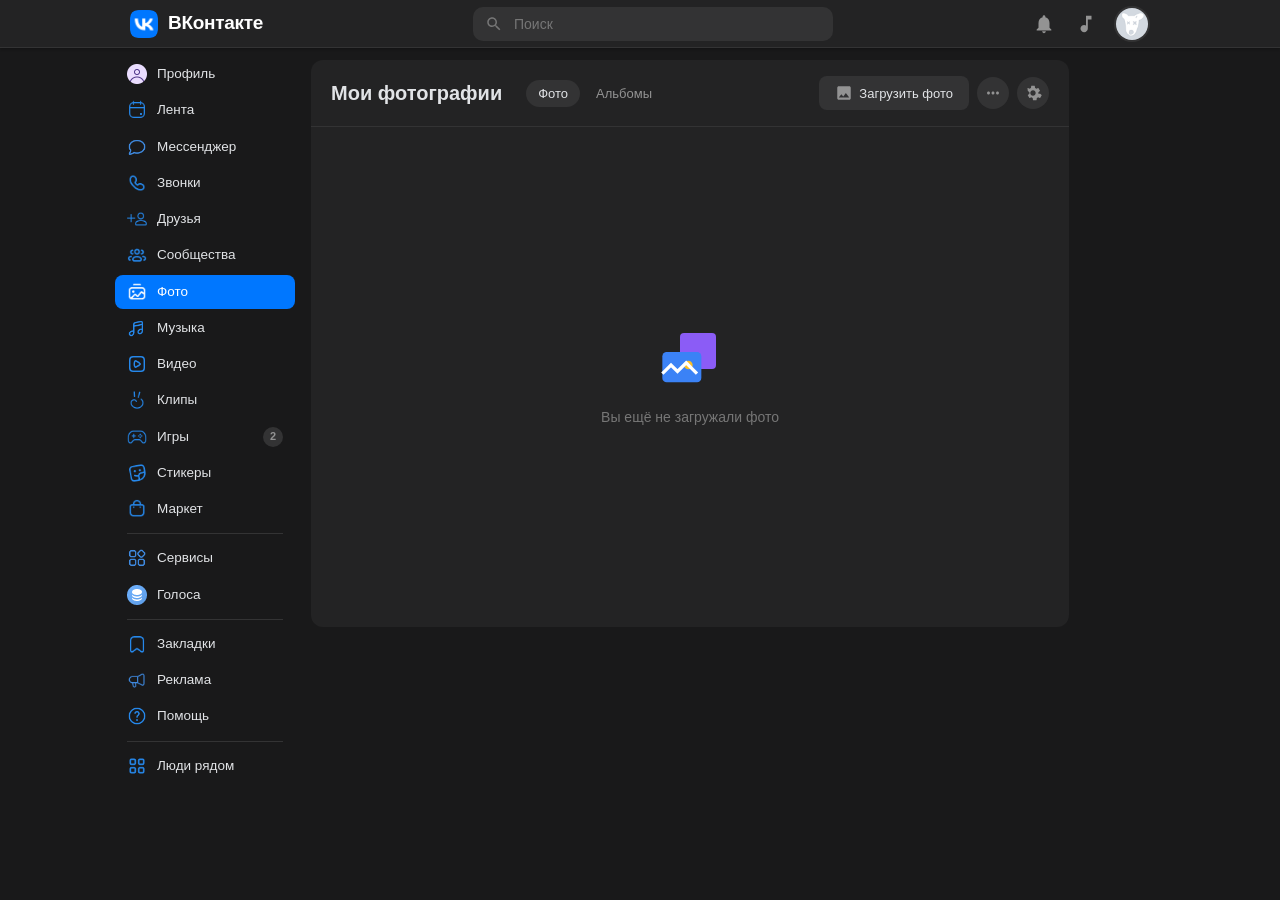
<file: vk-clone/photos.html>
<!DOCTYPE html>
<html lang="ru">
<head>
    <meta charset="UTF-8">
    <meta name="viewport" content="width=device-width, initial-scale=1.0">
    <title>Фото — ВКонтакте</title>
    <link rel="stylesheet" href="css/variables.css">
    <link rel="stylesheet" href="css/reset.css">
    <link rel="stylesheet" href="css/style.css">
</head>
<body>

    <header class="header">
        <div class="header__container">
            <a href="index.html" class="header__logo">
                <img src="images/logo.png" alt="VK" class="header__logo-icon">
                <span class="header__logo-text">ВКонтакте</span>
            </a>
            
            <div class="header__search">
                <svg class="header__search-icon" viewBox="0 0 24 24">
                    <path d="M15.5 14h-.79l-.28-.27C15.41 12.59 16 11.11 16 9.5 16 5.91 13.09 3 9.5 3S3 5.91 3 9.5 5.91 16 9.5 16c1.61 0 3.09-.59 4.23-1.57l.27.28v.79l5 4.99L20.49 19l-4.99-5zm-6 0C7.01 14 5 11.99 5 9.5S7.01 5 9.5 5 14 7.01 14 9.5 11.99 14 9.5 14z"/>
                </svg>
                <input type="text" placeholder="Поиск">
            </div>
            
            <div class="header__icons">
                <button class="header__icon">
                    <svg viewBox="0 0 24 24"><path d="M12 22c1.1 0 2-.9 2-2h-4c0 1.1.9 2 2 2zm6-6v-5c0-3.07-1.63-5.64-4.5-6.32V4c0-.83-.67-1.5-1.5-1.5s-1.5.67-1.5 1.5v.68C7.64 5.36 6 7.92 6 11v5l-2 2v1h16v-1l-2-2z"/></svg>
                </button>
                <button class="header__icon">
                    <svg viewBox="0 0 24 24"><path d="M12 3v10.55c-.59-.34-1.27-.55-2-.55-2.21 0-4 1.79-4 4s1.79 4 4 4 4-1.79 4-4V7h4V3h-6z"/></svg>
                </button>
                <div class="header__avatar">
                    <img src="images/profile-avatar.jpg" alt="Профиль">
                </div>
            </div>
        </div>
    </header>

    <div class="layout">
        <nav class="left-sidebar">
            <ul class="nav-menu">
                <li class="nav-item">
                    <a href="profile.html" class="nav-link">
                        <img src="images/icon-profile.png" alt="" class="nav-icon-img">
                        <span>Профиль</span>
                    </a>
                </li>
                <li class="nav-item">
                    <a href="index.html" class="nav-link">
                        <img src="images/icon-feed.png" alt="" class="nav-icon-img">
                        <span>Лента</span>
                    </a>
                </li>
                <li class="nav-item">
                    <a href="messages.html" class="nav-link">
                        <img src="images/icon-messenger.png" alt="" class="nav-icon-img">
                        <span>Мессенджер</span>
                    </a>
                </li>
                <li class="nav-item">
                    <a href="calls.html" class="nav-link">
                        <img src="images/icon-calls.png" alt="" class="nav-icon-img">
                        <span>Звонки</span>
                    </a>
                </li>
                <li class="nav-item">
                    <a href="friends.html" class="nav-link">
                        <img src="images/icon-friends.png" alt="" class="nav-icon-img">
                        <span>Друзья</span>
                    </a>
                </li>
                <li class="nav-item">
                    <a href="communities.html" class="nav-link">
                        <img src="images/icon-communities.png" alt="" class="nav-icon-img">
                        <span>Сообщества</span>
                    </a>
                </li>
                <li class="nav-item">
                    <a href="photos.html" class="nav-link active">
                        <img src="images/icon-photos.png" alt="" class="nav-icon-img">
                        <span>Фото</span>
                    </a>
                </li>
                <li class="nav-item">
                    <a href="music.html" class="nav-link">
                        <img src="images/icon-music.png" alt="" class="nav-icon-img">
                        <span>Музыка</span>
                    </a>
                </li>
                <li class="nav-item">
                    <a href="#" class="nav-link">
                        <img src="images/icon-video.png" alt="" class="nav-icon-img">
                        <span>Видео</span>
                    </a>
                </li>
                <li class="nav-item">
                    <a href="#" class="nav-link">
                        <img src="images/icon-clips.png" alt="" class="nav-icon-img">
                        <span>Клипы</span>
                    </a>
                </li>
                <li class="nav-item">
                    <a href="#" class="nav-link">
                        <img src="images/icon-games.png" alt="" class="nav-icon-img">
                        <span>Игры</span>
                        <span class="nav-badge">2</span>
                    </a>
                </li>
                <li class="nav-item">
                    <a href="stickers.html" class="nav-link">
                        <img src="images/icon-stickers.png" alt="" class="nav-icon-img">
                        <span>Стикеры</span>
                    </a>
                </li>
                <li class="nav-item">
                    <a href="#" class="nav-link">
                        <img src="images/icon-market.png" alt="" class="nav-icon-img">
                        <span>Маркет</span>
                    </a>
                </li>
                <li class="nav-divider"></li>
                <li class="nav-item">
                    <a href="#" class="nav-link">
                        <img src="images/icon-services.png" alt="" class="nav-icon-img">
                        <span>Сервисы</span>
                    </a>
                </li>
                <li class="nav-item">
                    <a href="#" class="nav-link">
                        <img src="images/icon-votes.png" alt="" class="nav-icon-img">
                        <span>Голоса</span>
                    </a>
                </li>
                <li class="nav-divider"></li>
                <li class="nav-item">
                    <a href="#" class="nav-link">
                        <img src="images/icon-bookmarks.png" alt="" class="nav-icon-img">
                        <span>Закладки</span>
                    </a>
                </li>
                <li class="nav-item">
                    <a href="#" class="nav-link">
                        <img src="images/icon-advertising.png" alt="" class="nav-icon-img">
                        <span>Реклама</span>
                    </a>
                </li>
                <li class="nav-item">
                    <a href="#" class="nav-link">
                        <img src="images/icon-help.png" alt="" class="nav-icon-img">
                        <span>Помощь</span>
                    </a>
                </li>
                <li class="nav-divider"></li>
                <li class="nav-item">
                    <a href="#" class="nav-link">
                        <img src="images/icon-people-nearby.png" alt="" class="nav-icon-img">
                        <span>Люди рядом</span>
                    </a>
                </li>
            </ul>
        </nav>

        <main class="photos-main">
            <div class="photos-header">
                <h1 class="photos-title">Мои фотографии</h1>
                <div class="photos-tabs">
                    <button class="photos-tab active">Фото</button>
                    <button class="photos-tab">Альбомы</button>
                </div>
                <div class="photos-actions">
                    <button class="photos-upload-btn">
                        <svg viewBox="0 0 24 24"><path d="M21 19V5c0-1.1-.9-2-2-2H5c-1.1 0-2 .9-2 2v14c0 1.1.9 2 2 2h14c1.1 0 2-.9 2-2zM8.5 13.5l2.5 3.01L14.5 12l4.5 6H5l3.5-4.5z"/></svg>
                        Загрузить фото
                    </button>
                    <button class="photos-more-btn">
                        <svg viewBox="0 0 24 24"><path d="M6 10c-1.1 0-2 .9-2 2s.9 2 2 2 2-.9 2-2-.9-2-2-2zm12 0c-1.1 0-2 .9-2 2s.9 2 2 2 2-.9 2-2-.9-2-2-2zm-6 0c-1.1 0-2 .9-2 2s.9 2 2 2 2-.9 2-2-.9-2-2-2z"/></svg>
                    </button>
                    <button class="photos-settings-btn">
                        <svg viewBox="0 0 24 24"><path d="M19.14 12.94c.04-.3.06-.61.06-.94 0-.32-.02-.64-.07-.94l2.03-1.58c.18-.14.23-.41.12-.61l-1.92-3.32c-.12-.22-.37-.29-.59-.22l-2.39.96c-.5-.38-1.03-.7-1.62-.94l-.36-2.54c-.04-.24-.24-.41-.48-.41h-3.84c-.24 0-.43.17-.47.41l-.36 2.54c-.59.24-1.13.57-1.62.94l-2.39-.96c-.22-.08-.47 0-.59.22L5.09 8.87c-.12.21-.08.47.12.61l2.03 1.58c-.05.3-.09.63-.09.94s.02.64.07.94l-2.03 1.58c-.18.14-.23.41-.12.61l1.92 3.32c.12.22.37.29.59.22l2.39-.96c.5.38 1.03.7 1.62.94l.36 2.54c.05.24.24.41.48.41h3.84c.24 0 .44-.17.47-.41l.36-2.54c.59-.24 1.13-.56 1.62-.94l2.39.96c.22.08.47 0 .59-.22l1.92-3.32c.12-.22.07-.47-.12-.61l-2.01-1.58zM12 15.6c-1.98 0-3.6-1.62-3.6-3.6s1.62-3.6 3.6-3.6 3.6 1.62 3.6 3.6-1.62 3.6-3.6 3.6z"/></svg>
                    </button>
                </div>
            </div>

            <div class="photos-content">
                <div class="photos-empty">
                    <div class="photos-empty__icon">
                        <svg viewBox="0 0 24 24" class="photos-empty__icon-back">
                            <rect x="3" y="3" width="18" height="18" rx="2" ry="2" fill="#8b5cf6"/>
                        </svg>
                        <svg viewBox="0 0 24 24" class="photos-empty__icon-front">
                            <rect x="2" y="6" width="18" height="14" rx="2" ry="2" fill="#3b82f6"/>
                            <circle cx="14" cy="12" r="2" fill="#fbbf24"/>
                            <path d="M2 16l4-4 3 3 4-4 5 5" stroke="white" stroke-width="1.5" fill="none"/>
                        </svg>
                    </div>
                    <p class="photos-empty__text">Вы ещё не загружали фото</p>
                </div>
            </div>
        </main>
    </div>

</body>
</html>
</file>
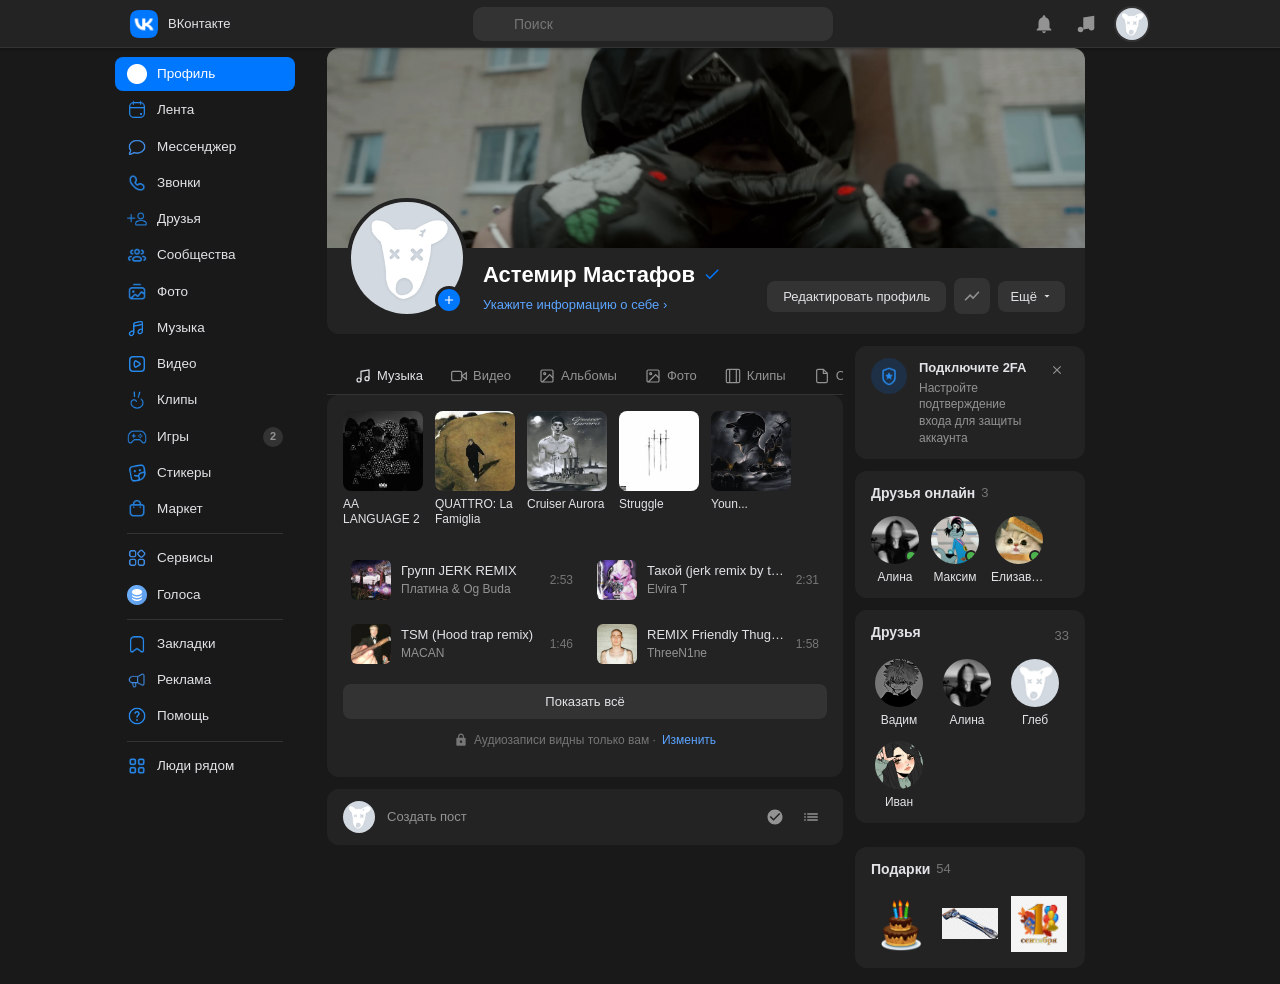
<file: vk-clone/profile.html>
<!DOCTYPE html>
<html lang="ru">
<head>
    <meta charset="UTF-8">
    <meta name="viewport" content="width=device-width, initial-scale=1.0">
    <title>Астемир Мастафов — ВКонтакте</title>
    <link rel="stylesheet" href="css/variables.css">
    <link rel="stylesheet" href="css/reset.css">
    <link rel="stylesheet" href="css/style.css">
</head>
<body>

    <header class="header">
        <div class="header__container">
            <a href="index.html" class="header__logo">
                <img src="images/logo.png" alt="VK" class="header__logo-icon">
                <span>ВКонтакте</span>
            </a>
            <div class="header__search">
                <input type="text" placeholder="Поиск">
            </div>
            <div class="header__icons">
                <button class="header__icon">
                    <svg viewBox="0 0 24 24"><path d="M12 22c1.1 0 2-.9 2-2h-4c0 1.1.9 2 2 2zm6-6v-5c0-3.07-1.63-5.64-4.5-6.32V4c0-.83-.67-1.5-1.5-1.5s-1.5.67-1.5 1.5v.68C7.64 5.36 6 7.92 6 11v5l-2 2v1h16v-1l-2-2z"/></svg>
                </button>
                <button class="header__icon">
                    <svg viewBox="0 0 24 24"><path d="M9 18V5l12-2v13"/><circle cx="6" cy="18" r="3"/><circle cx="18" cy="16" r="3"/></svg>
                </button>
                <div class="header__avatar">
                    <img src="images/profile-avatar.jpg" alt="Профиль">
                </div>
            </div>
        </div>
    </header>

    <div class="layout">
        <nav class="left-sidebar">
            <ul class="nav-menu">
                <li class="nav-item">
                    <a href="profile.html" class="nav-link active">
                        <img src="images/icon-profile.png" alt="" class="nav-icon-img">
                        <span>Профиль</span>
                    </a>
                </li>
                <li class="nav-item">
                    <a href="index.html" class="nav-link">
                        <img src="images/icon-feed.png" alt="" class="nav-icon-img">
                        <span>Лента</span>
                    </a>
                </li>
                <li class="nav-item">
                    <a href="messages.html" class="nav-link">
                        <img src="images/icon-messenger.png" alt="" class="nav-icon-img">
                        <span>Мессенджер</span>
                    </a>
                </li>
                <li class="nav-item">
                    <a href="calls.html" class="nav-link">
                        <img src="images/icon-calls.png" alt="" class="nav-icon-img">
                        <span>Звонки</span>
                    </a>
                </li>
                <li class="nav-item">
                    <a href="friends.html" class="nav-link">
                        <img src="images/icon-friends.png" alt="" class="nav-icon-img">
                        <span>Друзья</span>
                    </a>
                </li>
                <li class="nav-item">
                    <a href="communities.html" class="nav-link">
                        <img src="images/icon-communities.png" alt="" class="nav-icon-img">
                        <span>Сообщества</span>
                    </a>
                </li>
                <li class="nav-item">
                    <a href="photos.html" class="nav-link">
                        <img src="images/icon-photos.png" alt="" class="nav-icon-img">
                        <span>Фото</span>
                    </a>
                </li>
                <li class="nav-item">
                    <a href="music.html" class="nav-link">
                        <img src="images/icon-music.png" alt="" class="nav-icon-img">
                        <span>Музыка</span>
                    </a>
                </li>
                <li class="nav-item">
                    <a href="#" class="nav-link">
                        <img src="images/icon-video.png" alt="" class="nav-icon-img">
                        <span>Видео</span>
                    </a>
                </li>
                <li class="nav-item">
                    <a href="#" class="nav-link">
                        <img src="images/icon-clips.png" alt="" class="nav-icon-img">
                        <span>Клипы</span>
                    </a>
                </li>
                <li class="nav-item">
                    <a href="#" class="nav-link">
                        <img src="images/icon-games.png" alt="" class="nav-icon-img">
                        <span>Игры</span>
                        <span class="nav-badge">2</span>
                    </a>
                </li>
                <li class="nav-item">
                    <a href="stickers.html" class="nav-link">
                        <img src="images/icon-stickers.png" alt="" class="nav-icon-img">
                        <span>Стикеры</span>
                    </a>
                </li>
                <li class="nav-item">
                    <a href="#" class="nav-link">
                        <img src="images/icon-market.png" alt="" class="nav-icon-img">
                        <span>Маркет</span>
                    </a>
                </li>
                <li class="nav-divider"></li>
                <li class="nav-item">
                    <a href="#" class="nav-link">
                        <img src="images/icon-services.png" alt="" class="nav-icon-img">
                        <span>Сервисы</span>
                    </a>
                </li>
                <li class="nav-item">
                    <a href="#" class="nav-link">
                        <img src="images/icon-votes.png" alt="" class="nav-icon-img">
                        <span>Голоса</span>
                    </a>
                </li>
                <li class="nav-divider"></li>
                <li class="nav-item">
                    <a href="#" class="nav-link">
                        <img src="images/icon-bookmarks.png" alt="" class="nav-icon-img">
                        <span>Закладки</span>
                    </a>
                </li>
                <li class="nav-item">
                    <a href="#" class="nav-link">
                        <img src="images/icon-advertising.png" alt="" class="nav-icon-img">
                        <span>Реклама</span>
                    </a>
                </li>
                <li class="nav-item">
                    <a href="#" class="nav-link">
                        <img src="images/icon-help.png" alt="" class="nav-icon-img">
                        <span>Помощь</span>
                    </a>
                </li>
                <li class="nav-divider"></li>
                <li class="nav-item">
                    <a href="#" class="nav-link">
                        <img src="images/icon-people-nearby.png" alt="" class="nav-icon-img">
                        <span>Люди рядом</span>
                    </a>
                </li>
            </ul>
        </nav>

        <div class="profile-layout">
            
            <!-- PROFILE HEADER -->
            <div class="profile-header">
                <div class="profile-cover">
                    <img class="profile-cover__image" src="images/profile-cover.jpg" alt="Обложка">
                </div>
                <div class="profile-info">
                    <div class="profile-avatar-wrapper">
                        <div class="profile-avatar">
                            <img src="images/profile-avatar.jpg" alt="Аватар">
                        </div>
                        <div class="profile-avatar__add">
                            <svg viewBox="0 0 24 24"><path d="M19 13h-6v6h-2v-6H5v-2h6V5h2v6h6v2z"/></svg>
                        </div>
                    </div>
                    <div class="profile-details">
                        <div class="profile-name">
                            Астемир Мастафов
                            <svg class="profile-name__verified" viewBox="0 0 24 24"><path d="M9 16.17L4.83 12l-1.42 1.41L9 19 21 7l-1.41-1.41z"/></svg>
                        </div>
                        <div class="profile-status">Укажите информацию о себе ›</div>
                    </div>
                    <div class="profile-actions">
                        <button class="btn-edit">Редактировать профиль</button>
                        <button class="btn-icon">
                            <svg viewBox="0 0 24 24"><path d="M3.5 18.49l6-6.01 4 4L22 6.92l-1.41-1.41-7.09 7.97-4-4L2 16.99z"/></svg>
                        </button>
                        <button class="btn-more">Ещё <svg width="12" height="12" viewBox="0 0 24 24" fill="currentColor"><path d="M7 10l5 5 5-5z"/></svg></button>
                    </div>
                </div>
            </div>

            <!-- PROFILE CONTENT -->
            <div class="profile-content">
                <div class="profile-main">
                    
                    <!-- TABS -->
                    <div class="profile-tabs">
                        <div class="profile-tab active">
                            <svg viewBox="0 0 24 24"><path d="M9 18V5l12-2v13"/><circle cx="6" cy="18" r="3"/><circle cx="18" cy="16" r="3"/></svg>
                            Музыка
                        </div>
                        <div class="profile-tab">
                            <svg viewBox="0 0 24 24"><polygon points="23 7 16 12 23 17 23 7"/><rect x="1" y="5" width="15" height="14" rx="2" ry="2"/></svg>
                            Видео
                        </div>
                        <div class="profile-tab">
                            <svg viewBox="0 0 24 24"><rect x="3" y="3" width="18" height="18" rx="2" ry="2"/><circle cx="8.5" cy="8.5" r="1.5"/><polyline points="21 15 16 10 5 21"/></svg>
                            Альбомы
                        </div>
                        <div class="profile-tab">
                            <svg viewBox="0 0 24 24"><rect x="3" y="3" width="18" height="18" rx="2" ry="2"/><circle cx="8.5" cy="8.5" r="1.5"/><polyline points="21 15 16 10 5 21"/></svg>
                            Фото
                        </div>
                        <div class="profile-tab">
                            <svg viewBox="0 0 24 24"><rect x="2" y="2" width="20" height="20" rx="2.18" ry="2.18"/><line x1="7" y1="2" x2="7" y2="22"/><line x1="17" y1="2" x2="17" y2="22"/></svg>
                            Клипы
                        </div>
                        <div class="profile-tab">
                            <svg viewBox="0 0 24 24"><path d="M14 2H6a2 2 0 0 0-2 2v16a2 2 0 0 0 2 2h12a2 2 0 0 0 2-2V8z"/><polyline points="14 2 14 8 20 8"/></svg>
                            Статьи
                        </div>
                    </div>

                    <!-- MUSIC BLOCK -->
                    <div class="music-block">
                        <div class="music-albums">
                            <div class="album-card">
                                <div class="album-card__cover">
                                    <img src="images/album1.jpg" alt="AA LANGUAGE 2">
                                </div>
                                <div class="album-card__name">AA LANGUAGE 2</div>
                            </div>
                            <div class="album-card">
                                <div class="album-card__cover">
                                    <img src="images/album2.jpg" alt="QUATTRO">
                                </div>
                                <div class="album-card__name">QUATTRO: La Famiglia</div>
                            </div>
                            <div class="album-card">
                                <div class="album-card__cover">
                                    <img src="images/album3.jpg" alt="Cruiser Aurora">
                                </div>
                                <div class="album-card__name">Cruiser Aurora</div>
                            </div>
                            <div class="album-card">
                                <div class="album-card__cover">
                                    <img src="images/album4.jpg" alt="Struggle">
                                </div>
                                <div class="album-card__name">Struggle</div>
                            </div>
                            <div class="album-card">
                                <div class="album-card__cover">
                                    <img src="images/album5.jpg" alt="Youn...">
                                </div>
                                <div class="album-card__name">Youn...</div>
                            </div>
                        </div>

                        <div class="track-list">
                            <div class="track-item">
                                <div class="track-cover">
                                    <img src="images/track1.jpg" alt="">
                                </div>
                                <div class="track-info">
                                    <div class="track-name">Групп JERK REMIX</div>
                                    <div class="track-artist">Платина & Og Buda</div>
                                </div>
                                <div class="track-duration">2:53</div>
                            </div>
                            <div class="track-item">
                                <div class="track-cover">
                                    <img src="images/track2.jpg" alt="">
                                </div>
                                <div class="track-info">
                                    <div class="track-name">Такой (jerk remix by ta...</div>
                                    <div class="track-artist">Elvira T</div>
                                </div>
                                <div class="track-duration">2:31</div>
                            </div>
                            <div class="track-item">
                                <div class="track-cover">
                                    <img src="images/track3.jpg" alt="">
                                </div>
                                <div class="track-info">
                                    <div class="track-name">TSM (Hood trap remix)</div>
                                    <div class="track-artist">MACAN</div>
                                </div>
                                <div class="track-duration">1:46</div>
                            </div>
                            <div class="track-item">
                                <div class="track-cover">
                                    <img src="images/track4.jpg" alt="">
                                </div>
                                <div class="track-info">
                                    <div class="track-name">REMIX Friendly Thug (...</div>
                                    <div class="track-artist">ThreeN1ne</div>
                                </div>
                                <div class="track-duration">1:58</div>
                            </div>
                        </div>

                        <button class="btn-show-all">Показать всё</button>

                        <div class="privacy-note">
                            <svg viewBox="0 0 24 24"><path d="M18 8h-1V6c0-2.76-2.24-5-5-5S7 3.24 7 6v2H6c-1.1 0-2 .9-2 2v10c0 1.1.9 2 2 2h12c1.1 0 2-.9 2-2V10c0-1.1-.9-2-2-2zM12 17c-1.1 0-2-.9-2-2s.9-2 2-2 2 .9 2 2-.9 2-2 2zM9 8V6c0-1.66 1.34-3 3-3s3 1.34 3 3v2H9z"/></svg>
                            Аудиозаписи видны только вам · <a href="#">Изменить</a>
                        </div>
                    </div>

                    <!-- CREATE POST -->
                    <div class="create-post-profile">
                        <div class="create-post__left">
                            <div class="create-post__avatar">
                                <img src="images/profile-avatar.jpg" alt="">
                            </div>
                            <span class="create-post__text">Создать пост</span>
                        </div>
                        <div class="create-post__actions">
                            <button class="create-post__btn">
                                <svg viewBox="0 0 24 24"><path d="M12 2C6.48 2 2 6.48 2 12s4.48 10 10 10 10-4.48 10-10S17.52 2 12 2zm-2 15l-5-5 1.41-1.41L10 14.17l7.59-7.59L19 8l-9 9z"/></svg>
                            </button>
                            <button class="create-post__btn">
                                <svg viewBox="0 0 24 24"><path d="M3 13h2v-2H3v2zm0 4h2v-2H3v2zm0-8h2V7H3v2zm4 4h14v-2H7v2zm0 4h14v-2H7v2zM7 7v2h14V7H7z"/></svg>
                            </button>
                        </div>
                    </div>

                </div>

                <!-- RIGHT SIDE -->
                <div class="profile-side">
                    
                    <!-- 2FA WIDGET -->
                    <div class="widget-2fa">
                        <div class="widget-2fa__icon">
                            <img src="images/icon-2fa.png" alt="2FA" class="widget-2fa__icon-img">
                        </div>
                        <div class="widget-2fa__content">
                            <div class="widget-2fa__title">Подключите 2FA</div>
                            <div class="widget-2fa__text">Настройте подтверждение входа для защиты аккаунта</div>
                        </div>
                        <div class="widget-2fa__close">
                            <svg viewBox="0 0 24 24"><path d="M19 6.41L17.59 5 12 10.59 6.41 5 5 6.41 10.59 12 5 17.59 6.41 19 12 13.41 17.59 19 19 17.59 13.41 12z"/></svg>
                        </div>
                    </div>

                    <!-- FRIENDS ONLINE -->
                    <div class="friends-online">
                        <div class="friends-online__header">
                            <span class="friends-online__title">Друзья онлайн</span>
                            <span class="friends-online__count">3</span>
                        </div>
                        <div class="friends-online__list">
                            <div class="friend-online-item">
                                <div class="friend-online-avatar">
                                    <img src="images/friend-alina.jpg" alt="Алина">
                                    <div class="friend-online-avatar__status"></div>
                                </div>
                                <span class="friend-online-name">Алина</span>
                            </div>
                            <div class="friend-online-item">
                                <div class="friend-online-avatar">
                                    <img src="images/friend-maksim.jpg" alt="Максим">
                                    <div class="friend-online-avatar__status"></div>
                                </div>
                                <span class="friend-online-name">Максим</span>
                            </div>
                            <div class="friend-online-item">
                                <div class="friend-online-avatar">
                                    <img src="images/friend-elizaveta.jpg" alt="Елизавета">
                                    <div class="friend-online-avatar__status"></div>
                                </div>
                                <span class="friend-online-name">Елизавета</span>
                            </div>
                        </div>
                    </div>

                    <!-- FRIENDS -->
                    <div class="friends-widget">
                        <div class="friends-widget__header">
                            <span class="friends-widget__title">Друзья</span>
                            <span class="friends-widget__count">33</span>
                        </div>
                        <div class="friends-widget__list">
                            <div class="friend-item">
                                <div class="friend-avatar">
                                    <img src="images/friend-vadim.jpg" alt="Вадим">
                                </div>
                                <span class="friend-name">Вадим</span>
                            </div>
                            <div class="friend-item">
                                <div class="friend-avatar">
                                    <img src="images/friend-alina.jpg" alt="Алина">
                                </div>
                                <span class="friend-name">Алина</span>
                            </div>
                            <div class="friend-item">
                                <div class="friend-avatar">
                                    <img src="images/profile-avatar.jpg" alt="Глеб">
                                </div>
                                <span class="friend-name">Глеб</span>
                            </div>
                            <div class="friend-item">
                                <div class="friend-avatar">
                                    <img src="images/friend-ivan.jpg" alt="Иван">
                                </div>
                                <span class="friend-name">Иван</span>
                            </div>
                        </div>
                    </div>

                    <!-- GIFTS -->
                    <div class="gifts-widget">
                        <div class="gifts-widget__header">
                            <span class="gifts-widget__title">Подарки</span>
                            <span class="gifts-widget__count">54</span>
                        </div>
                        <div class="gifts-preview">
                            <div class="gift-item">
                                <img src="images/gift1.png" alt="Подарок 1" class="gift-img">
                            </div>
                            <div class="gift-item">
                                <img src="images/gift2.png" alt="Подарок 2" class="gift-img">
                            </div>
                            <div class="gift-item">
                                <img src="images/gift3.png" alt="Подарок 3" class="gift-img">
                            </div>
                        </div>
                    </div>

                </div>
            </div>

        </div>
    </div>

</body>
</html>
</file>
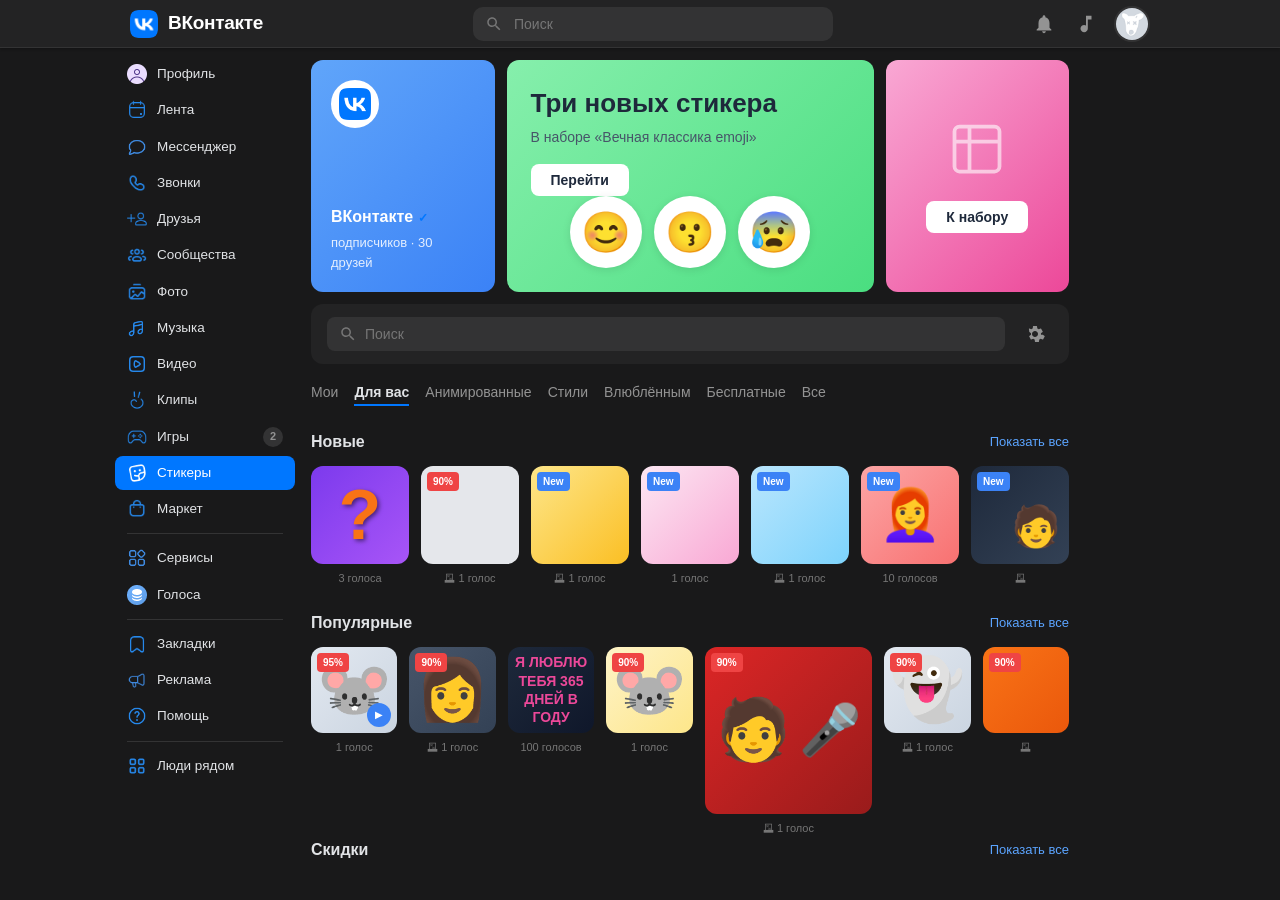
<file: vk-clone/stickers.html>
<!DOCTYPE html>
<html lang="ru">
<head>
    <meta charset="UTF-8">
    <meta name="viewport" content="width=device-width, initial-scale=1.0">
    <title>Стикеры — ВКонтакте</title>
    <link rel="stylesheet" href="css/variables.css">
    <link rel="stylesheet" href="css/reset.css">
    <link rel="stylesheet" href="css/style.css">
</head>
<body>

    <header class="header">
        <div class="header__container">
            <a href="index.html" class="header__logo">
                <img src="images/logo.png" alt="VK" class="header__logo-icon">
                <span class="header__logo-text">ВКонтакте</span>
            </a>
            <div class="header__search">
                <svg class="header__search-icon" viewBox="0 0 24 24">
                    <path d="M15.5 14h-.79l-.28-.27C15.41 12.59 16 11.11 16 9.5 16 5.91 13.09 3 9.5 3S3 5.91 3 9.5 5.91 16 9.5 16c1.61 0 3.09-.59 4.23-1.57l.27.28v.79l5 4.99L20.49 19l-4.99-5zm-6 0C7.01 14 5 11.99 5 9.5S7.01 5 9.5 5 14 7.01 14 9.5 11.99 14 9.5 14z"/>
                </svg>
                <input type="text" placeholder="Поиск">
            </div>
            <div class="header__icons">
                <button class="header__icon">
                    <svg viewBox="0 0 24 24"><path d="M12 22c1.1 0 2-.9 2-2h-4c0 1.1.9 2 2 2zm6-6v-5c0-3.07-1.63-5.64-4.5-6.32V4c0-.83-.67-1.5-1.5-1.5s-1.5.67-1.5 1.5v.68C7.64 5.36 6 7.92 6 11v5l-2 2v1h16v-1l-2-2z"/></svg>
                </button>
                <button class="header__icon">
                    <svg viewBox="0 0 24 24"><path d="M12 3v10.55c-.59-.34-1.27-.55-2-.55-2.21 0-4 1.79-4 4s1.79 4 4 4 4-1.79 4-4V7h4V3h-6z"/></svg>
                </button>
                <div class="header__avatar">
                    <img src="images/profile-avatar.jpg" alt="Профиль">
                </div>
            </div>
        </div>
    </header>

    <div class="layout">
        <nav class="left-sidebar">
            <ul class="nav-menu">
                <li class="nav-item"><a href="profile.html" class="nav-link"><img src="images/icon-profile.png" class="nav-icon-img"><span>Профиль</span></a></li>
                <li class="nav-item"><a href="index.html" class="nav-link"><img src="images/icon-feed.png" class="nav-icon-img"><span>Лента</span></a></li>
                <li class="nav-item"><a href="messages.html" class="nav-link"><img src="images/icon-messenger.png" class="nav-icon-img"><span>Мессенджер</span></a></li>
                <li class="nav-item"><a href="calls.html" class="nav-link"><img src="images/icon-calls.png" class="nav-icon-img"><span>Звонки</span></a></li>
                <li class="nav-item"><a href="friends.html" class="nav-link"><img src="images/icon-friends.png" class="nav-icon-img"><span>Друзья</span></a></li>
                <li class="nav-item"><a href="communities.html" class="nav-link"><img src="images/icon-communities.png" class="nav-icon-img"><span>Сообщества</span></a></li>
                <li class="nav-item"><a href="photos.html" class="nav-link"><img src="images/icon-photos.png" class="nav-icon-img"><span>Фото</span></a></li>
                <li class="nav-item"><a href="music.html" class="nav-link"><img src="images/icon-music.png" class="nav-icon-img"><span>Музыка</span></a></li>
                <li class="nav-item"><a href="#" class="nav-link"><img src="images/icon-video.png" class="nav-icon-img"><span>Видео</span></a></li>
                <li class="nav-item"><a href="#" class="nav-link"><img src="images/icon-clips.png" class="nav-icon-img"><span>Клипы</span></a></li>
                <li class="nav-item"><a href="#" class="nav-link"><img src="images/icon-games.png" class="nav-icon-img"><span>Игры</span><span class="nav-badge">2</span></a></li>
                <li class="nav-item"><a href="stickers.html" class="nav-link active"><img src="images/icon-stickers.png" class="nav-icon-img"><span>Стикеры</span></a></li>
                <li class="nav-item"><a href="#" class="nav-link"><img src="images/icon-market.png" class="nav-icon-img"><span>Маркет</span></a></li>
                <li class="nav-divider"></li>
                <li class="nav-item"><a href="#" class="nav-link"><img src="images/icon-services.png" class="nav-icon-img"><span>Сервисы</span></a></li>
                <li class="nav-item"><a href="#" class="nav-link"><img src="images/icon-votes.png" class="nav-icon-img"><span>Голоса</span></a></li>
                <li class="nav-divider"></li>
                <li class="nav-item"><a href="#" class="nav-link"><img src="images/icon-bookmarks.png" class="nav-icon-img"><span>Закладки</span></a></li>
                <li class="nav-item"><a href="#" class="nav-link"><img src="images/icon-advertising.png" class="nav-icon-img"><span>Реклама</span></a></li>
                <li class="nav-item"><a href="#" class="nav-link"><img src="images/icon-help.png" class="nav-icon-img"><span>Помощь</span></a></li>
                <li class="nav-divider"></li>
                <li class="nav-item"><a href="#" class="nav-link"><img src="images/icon-people-nearby.png" class="nav-icon-img"><span>Люди рядом</span></a></li>
            </ul>
        </nav>

        <main class="stickers-main">
            <!-- Banners -->
            <div class="stickers-banners">
                <div class="sticker-banner sticker-banner--vk">
                    <div class="sticker-banner__vk-logo">
                        <img src="images/logo.png" alt="VK">
                    </div>
                    <div class="sticker-banner__vk-info">
                        <div class="sticker-banner__vk-name">ВКонтакте <span class="verified">✓</span></div>
                        <div class="sticker-banner__vk-meta">подписчиков · 30 друзей</div>
                    </div>
                </div>
                <div class="sticker-banner sticker-banner--promo">
                    <div class="sticker-banner__promo-content">
                        <h2 class="sticker-banner__promo-title">Три новых стикера</h2>
                        <p class="sticker-banner__promo-text">В наборе «Вечная классика emoji»</p>
                        <button class="sticker-banner__promo-btn">Перейти</button>
                    </div>
                    <div class="sticker-banner__promo-emojis">
                        <div class="promo-emoji">😊</div>
                        <div class="promo-emoji">😗</div>
                        <div class="promo-emoji">😰</div>
                    </div>
                </div>
                <div class="sticker-banner sticker-banner--pink">
                    <div class="sticker-banner__pink-icon">
                        <svg viewBox="0 0 24 24" width="60" height="60" fill="none" stroke="white" stroke-width="1.5">
                            <rect x="3" y="3" width="18" height="18" rx="2"/>
                            <line x1="3" y1="9" x2="21" y2="9"/>
                            <line x1="9" y1="3" x2="9" y2="21"/>
                        </svg>
                    </div>
                    <button class="sticker-banner__pink-btn">К набору</button>
                </div>
            </div>

            <!-- Search -->
            <div class="stickers-search-block">
                <div class="stickers-search">
                    <svg class="stickers-search-icon" viewBox="0 0 24 24">
                        <path d="M15.5 14h-.79l-.28-.27C15.41 12.59 16 11.11 16 9.5 16 5.91 13.09 3 9.5 3S3 5.91 3 9.5 5.91 16 9.5 16c1.61 0 3.09-.59 4.23-1.57l.27.28v.79l5 4.99L20.49 19l-4.99-5zm-6 0C7.01 14 5 11.99 5 9.5S7.01 5 9.5 5 14 7.01 14 9.5 11.99 14 9.5 14z"/>
                    </svg>
                    <input type="text" placeholder="Поиск" class="stickers-search-input">
                </div>
                <button class="stickers-settings-btn">
                    <svg viewBox="0 0 24 24"><path d="M19.14 12.94c.04-.3.06-.61.06-.94 0-.32-.02-.64-.07-.94l2.03-1.58c.18-.14.23-.41.12-.61l-1.92-3.32c-.12-.22-.37-.29-.59-.22l-2.39.96c-.5-.38-1.03-.7-1.62-.94l-.36-2.54c-.04-.24-.24-.41-.48-.41h-3.84c-.24 0-.43.17-.47.41l-.36 2.54c-.59.24-1.13.57-1.62.94l-2.39-.96c-.22-.08-.47 0-.59.22L5.09 8.87c-.12.21-.08.47.12.61l2.03 1.58c-.05.3-.09.63-.09.94s.02.64.07.94l-2.03 1.58c-.18.14-.23.41-.12.61l1.92 3.32c.12.22.37.29.59.22l2.39-.96c.5.38 1.03.7 1.62.94l.36 2.54c.05.24.24.41.48.41h3.84c.24 0 .44-.17.47-.41l.36-2.54c.59-.24 1.13-.56 1.62-.94l2.39.96c.22.08.47 0 .59-.22l1.92-3.32c.12-.22.07-.47-.12-.61l-2.01-1.58zM12 15.6c-1.98 0-3.6-1.62-3.6-3.6s1.62-3.6 3.6-3.6 3.6 1.62 3.6 3.6-1.62 3.6-3.6 3.6z"/></svg>
                </button>
            </div>

            <!-- Tabs -->
            <div class="stickers-tabs">
                <button class="stickers-tab">Мои</button>
                <button class="stickers-tab active">Для вас</button>
                <button class="stickers-tab">Анимированные</button>
                <button class="stickers-tab">Стили</button>
                <button class="stickers-tab">Влюблённым</button>
                <button class="stickers-tab">Бесплатные</button>
                <button class="stickers-tab">Все</button>
            </div>

            <!-- New Stickers -->
            <div class="stickers-section">
                <div class="stickers-section__header">
                    <h3 class="stickers-section__title">Новые</h3>
                    <a href="#" class="stickers-section__link">Показать все</a>
                </div>
                <div class="stickers-grid">
                    <div class="sticker-card">
                        <div class="sticker-card__cover" style="background: linear-gradient(135deg, #7c3aed, #a855f7);">
                            <span style="font-size: 70px; font-weight: 900; color: #f97316; text-shadow: 2px 2px 4px rgba(0,0,0,0.5);">?</span>
                        </div>
                        <div class="sticker-card__votes">3 голоса</div>
                    </div>
                    <div class="sticker-card">
                        <div class="sticker-card__cover" style="background: #e5e7eb;">
                            <span class="sticker-card__badge sticker-card__badge--red">90%</span>
                        </div>
                        <div class="sticker-card__votes">🗳 1 голос</div>
                    </div>
                    <div class="sticker-card">
                        <div class="sticker-card__cover" style="background: linear-gradient(135deg, #fde68a, #fbbf24);">
                            <span class="sticker-card__badge sticker-card__badge--blue">New</span>
                        </div>
                        <div class="sticker-card__votes">🗳 1 голос</div>
                    </div>
                    <div class="sticker-card">
                        <div class="sticker-card__cover" style="background: linear-gradient(135deg, #fce7f3, #f9a8d4);">
                            <span class="sticker-card__badge sticker-card__badge--blue">New</span>
                        </div>
                        <div class="sticker-card__votes">1 голос</div>
                    </div>
                    <div class="sticker-card">
                        <div class="sticker-card__cover" style="background: linear-gradient(135deg, #bae6fd, #7dd3fc);">
                            <span class="sticker-card__badge sticker-card__badge--blue">New</span>
                        </div>
                        <div class="sticker-card__votes">🗳 1 голос</div>
                    </div>
                    <div class="sticker-card">
                        <div class="sticker-card__cover" style="background: linear-gradient(135deg, #fca5a5, #f87171);">
                            <span class="sticker-card__badge sticker-card__badge--blue">New</span>
                            <span style="font-size: 50px;">👩‍🦰</span>
                        </div>
                        <div class="sticker-card__votes">10 голосов</div>
                    </div>
                    <div class="sticker-card">
                        <div class="sticker-card__cover" style="background: linear-gradient(135deg, #1e293b, #334155);">
                            <span class="sticker-card__badge sticker-card__badge--blue">New</span>
                            <span style="font-size: 40px; position: absolute; bottom: 8px; right: 8px;">🧑</span>
                        </div>
                        <div class="sticker-card__votes">🗳</div>
                    </div>
                </div>
            </div>

            <!-- Popular Stickers -->
            <div class="stickers-section">
                <div class="stickers-section__header">
                    <h3 class="stickers-section__title">Популярные</h3>
                    <a href="#" class="stickers-section__link">Показать все</a>
                </div>
                <div class="stickers-grid stickers-grid--popular">
                    <div class="sticker-card">
                        <div class="sticker-card__cover" style="background: linear-gradient(135deg, #e2e8f0, #cbd5e1);">
                            <span class="sticker-card__badge sticker-card__badge--red">95%</span>
                            <span style="font-size: 60px;">🐭</span>
                            <span class="sticker-card__play-btn">▶</span>
                        </div>
                        <div class="sticker-card__votes"> 1 голос</div>
                    </div>
                    <div class="sticker-card">
                        <div class="sticker-card__cover" style="background: linear-gradient(135deg, #475569, #334155);">
                            <span class="sticker-card__badge sticker-card__badge--red">90%</span>
                            <span style="font-size: 60px;">👩‍</span>
                        </div>
                        <div class="sticker-card__votes">🗳 1 голос</div>
                    </div>
                    <div class="sticker-card">
                        <div class="sticker-card__cover" style="background: linear-gradient(135deg, #1e293b, #0f172a);">
                            <div style="font-size: 14px; font-weight: 700; color: #ec4899; text-align: center; line-height: 1.3;">Я ЛЮБЛЮ<br>ТЕБЯ 365<br>ДНЕЙ В<br>ГОДУ</div>
                        </div>
                        <div class="sticker-card__votes">100 голосов</div>
                    </div>
                    <div class="sticker-card">
                        <div class="sticker-card__cover" style="background: linear-gradient(135deg, #fef3c7, #fde68a);">
                            <span class="sticker-card__badge sticker-card__badge--red">90%</span>
                            <span style="font-size: 60px;">🐭</span>
                        </div>
                        <div class="sticker-card__votes"> 1 голос</div>
                    </div>
                    <div class="sticker-card sticker-card--large">
                        <div class="sticker-card__cover" style="background: linear-gradient(135deg, #dc2626, #991b1b);">
                            <span class="sticker-card__badge sticker-card__badge--red">90%</span>
                            <div style="display: flex; gap: 8px; align-items: center;">
                                <span style="font-size: 60px;">🧑</span>
                                <span style="font-size: 50px;">🎤</span>
                            </div>
                        </div>
                        <div class="sticker-card__votes">🗳 1 голос</div>
                    </div>
                    <div class="sticker-card">
                        <div class="sticker-card__cover" style="background: linear-gradient(135deg, #e2e8f0, #cbd5e1);">
                            <span class="sticker-card__badge sticker-card__badge--red">90%</span>
                            <span style="font-size: 60px;">👻</span>
                        </div>
                        <div class="sticker-card__votes">🗳 1 голос</div>
                    </div>
                    <div class="sticker-card">
                        <div class="sticker-card__cover" style="background: linear-gradient(135deg, #f97316, #ea580c);">
                            <span class="sticker-card__badge sticker-card__badge--red">90%</span>
                        </div>
                        <div class="sticker-card__votes">🗳</div>
                    </div>
                </div>
            </div>

            <!-- Discounts -->
            <div class="stickers-section">
                <div class="stickers-section__header">
                    <h3 class="stickers-section__title">Скидки</h3>
                    <a href="#" class="stickers-section__link">Показать все</a>
                </div>
            </div>
        </main>
    </div>

</body>
</html>
</file>
<file: vk-clone/css/variables.css>
:root {
    --bg-page: #19191a;
    --bg-header: #232324;
    --bg-card: #232324;
    --bg-hover: #2a2a2b;
    --bg-input: #333334;
    
    --text-primary: #e1e3e6;
    --text-secondary: #939393;
    --text-muted: #767676;
    --text-white: #ffffff;
    
    --accent: #0077ff;
    --accent-light: #5ba4ff;
    
    --border: #333334;
    
    --radius-sm: 8px;
    --radius-md: 12px;
    
    --header-height: 48px;
}
</file>
<file: vk-clone/css/style.css>
/* ===== HEADER ===== */
.header {
    background: var(--bg-header);
    border-bottom: 1px solid var(--border);
    position: fixed;
    top: 0;
    left: 0;
    right: 0;
    height: var(--header-height);
    z-index: 1000;
    box-shadow: 0 1px 3px rgba(0, 0, 0, 0.3);
}

.header__container {
    max-width: 1050px;
    margin: 0 auto;
    padding: 0 15px;
    height: 100%;
    display: flex;
    align-items: center;
    justify-content: space-between;
    gap: 15px;
}

.header__logo {
    display: flex;
    align-items: center;
    gap: 10px;
    flex-shrink: 0;
    min-width: 150px;
}

.header__logo-icon {
    width: 28px;
    height: 28px;
    border-radius: 8px;
    object-fit: contain;
    flex-shrink: 0;
}

.header__logo-icon img {
    width: 100%;
    height: 100%;
    object-fit: cover;
}

.header__logo-text {
    font-size: 19px;
    font-weight: 700;
    color: var(--text-white);
    letter-spacing: -0.3px;
}

.header__search {
    flex: 1;
    max-width: 360px;
    position: relative;
}

.header__search input {
    width: 100%;
    padding: 8px 16px 8px 40px;
    background: var(--bg-input);
    border: 1px solid transparent;
    border-radius: 10px;
    color: var(--text-primary);
    font-size: 14px;
    transition: all 0.2s;
}

.header__search input::placeholder {
    color: var(--text-muted);
}

.header__search input:focus {
    background: var(--bg-card);
    border-color: var(--accent);
    outline: none;
}

.header__search-icon {
    position: absolute;
    left: 12px;
    top: 50%;
    transform: translateY(-50%);
    width: 18px;
    height: 18px;
    fill: var(--text-muted);
    pointer-events: none;
}

.header__icons {
    display: flex;
    align-items: center;
    gap: 6px;
    flex-shrink: 0;
}

.header__icon {
    width: 36px;
    height: 36px;
    border-radius: 50%;
    display: flex;
    align-items: center;
    justify-content: center;
}

.header__icon:hover {
    background: var(--bg-input);
}

.header__icon svg {
    width: 22px;
    height: 22px;
    fill: var(--text-secondary);
}

.header__avatar {
    width: 36px;
    height: 36px;
    border-radius: 50%;
    overflow: hidden;
    margin-left: 4px;
    background: var(--bg-input);
    cursor: pointer;
    border: 2px solid transparent;
    transition: border-color 0.2s;
}

.header__avatar img {
    width: 100%;
    height: 100%;
    object-fit: cover;
}

.header__avatar:hover {
    border-color: var(--accent);
}

/* ===== LAYOUT ===== */
.layout {
    max-width: 1050px;
    margin: 0 auto;
    padding-top: var(--header-height);
    display: flex;
    min-height: calc(100vh - var(--header-height));
}

/* ===== LEFT SIDEBAR ===== */
.left-sidebar {
    width: 180px;
    padding: 8px 0;
    flex-shrink: 0;
}

.nav-menu {
    display: flex;
    flex-direction: column;
}

.nav-item {
    margin: 1px 0;
}

.nav-link {
    display: flex;
    align-items: center;
    padding: 7px 12px;
    border-radius: var(--radius-sm);
    color: var(--text-primary);
    font-size: 13.5px;
    transition: background 0.15s;
}

.nav-link:hover {
    background: var(--bg-hover);
}

.nav-link.active {
    background: #0077ff;
    color: var(--text-white);
}

.nav-icon {
    width: 20px;
    height: 20px;
    margin-right: 10px;
    flex-shrink: 0;
    stroke: var(--text-secondary);
    fill: none;
    stroke-width: 1.8;
    stroke-linecap: round;
    stroke-linejoin: round;
}

.nav-link.active .nav-icon {
    stroke: var(--text-white);
}

.nav-link:hover .nav-icon {
    stroke: var(--text-primary);
}

.nav-badge {
    margin-left: auto;
    background: var(--bg-input);
    color: var(--text-secondary);
    font-size: 11px;
    font-weight: 600;
    min-width: 20px;
    height: 20px;
    border-radius: 10px;
    display: flex;
    align-items: center;
    justify-content: center;
    padding: 0 6px;
}

.nav-divider {
    height: 1px;
    background: var(--border);
    margin: 6px 12px;
}

/* ===== NAV ICON AS IMAGE ===== */
.nav-icon-img {
    width: 20px;
    height: 20px;
    margin-right: 10px;
    flex-shrink: 0;
    object-fit: contain;
}

.nav-link.active .nav-icon-img {
    filter: brightness(0) invert(1);
}

.nav-link:hover .nav-icon-img {
    filter: brightness(0) invert(0.88);
}

/* ===== MAIN CONTENT (FEED) ===== */
.main-content {
    flex: 1;
    max-width: 560px;
    padding: 12px 16px;
}

/* ===== STORIES ===== */
.stories {
    display: flex;
    gap: 8px;
    margin-bottom: 12px;
    overflow-x: auto;
    padding-bottom: 4px;
}

.stories::-webkit-scrollbar {
    display: none;
}

.story {
    flex-shrink: 0;
    width: 96px;
    height: 140px;
    border-radius: var(--radius-md);
    overflow: hidden;
    cursor: pointer;
    position: relative;
}

.story--add {
    background: var(--bg-card);
    display: flex;
    flex-direction: column;
    align-items: center;
    justify-content: center;
    gap: 8px;
}

.story__add-icon {
    width: 48px;
    height: 48px;
    border-radius: 50%;
    background: var(--bg-input);
    display: flex;
    align-items: center;
    justify-content: center;
}

.story__add-icon svg {
    width: 24px;
    height: 24px;
    fill: var(--text-secondary);
}

.story__name {
    font-size: 11px;
    color: var(--text-primary);
    text-align: center;
    overflow: hidden;
    text-overflow: ellipsis;
    white-space: nowrap;
    padding: 0 4px;
}

.story__image {
    width: 100%;
    height: 100%;
    background: var(--bg-hover);
}

.story__image img {
    width: 100%;
    height: 100%;
    object-fit: cover;
}

.story__avatar {
    position: absolute;
    bottom: 36px;
    left: 50%;
    transform: translateX(-50%);
    width: 32px;
    height: 32px;
    border-radius: 50%;
    border: 3px solid var(--accent);
    display: flex;
    align-items: center;
    justify-content: center;
    font-size: 12px;
    font-weight: 700;
    color: white;
    overflow: hidden;
}

.story__avatar img {
    width: 100%;
    height: 100%;
    object-fit: cover;
}

/* ===== CREATE POST ===== */
.create-post {
    background: var(--bg-card);
    border-radius: var(--radius-md);
    padding: 12px 16px;
    display: flex;
    align-items: center;
    justify-content: space-between;
    margin-bottom: 12px;
}

.create-post__left {
    display: flex;
    align-items: center;
    gap: 12px;
}

.create-post__avatar {
    width: 32px;
    height: 32px;
    border-radius: 50%;
    background: var(--bg-input);
    display: flex;
    align-items: center;
    justify-content: center;
    overflow: hidden;
}

.create-post__avatar img {
    width: 100%;
    height: 100%;
    object-fit: cover;
}

.create-post__avatar svg {
    width: 18px;
    height: 18px;
    fill: var(--text-secondary);
}

.create-post__text {
    color: var(--text-secondary);
    cursor: pointer;
}

.create-post__actions {
    display: flex;
    gap: 4px;
}

.create-post__btn {
    width: 32px;
    height: 32px;
    border-radius: 50%;
    display: flex;
    align-items: center;
    justify-content: center;
}

.create-post__btn:hover {
    background: var(--bg-input);
}

.create-post__btn svg {
    width: 18px;
    height: 18px;
    fill: var(--text-secondary);
}

/* ===== POST ===== */
.post {
    background: var(--bg-card);
    border-radius: var(--radius-md);
    margin-bottom: 12px;
    overflow: hidden;
}

.post__header {
    display: flex;
    align-items: center;
    justify-content: space-between;
    padding: 12px 16px;
}

.post__author {
    display: flex;
    align-items: center;
    gap: 10px;
}

.post__avatar {
    width: 40px;
    height: 40px;
    border-radius: 50%;
    overflow: hidden;
    flex-shrink: 0;
}

.post__avatar img {
    width: 100%;
    height: 100%;
    object-fit: cover;
}

.post__info {
    display: flex;
    flex-direction: column;
}

.post__name {
    font-weight: 600;
}

.post__meta {
    font-size: 12px;
    color: var(--text-muted);
}

.post__subscribe {
    display: flex;
    align-items: center;
    gap: 8px;
}

.btn-subscribe {
    padding: 6px 16px;
    background: var(--bg-input);
    border-radius: var(--radius-sm);
    font-size: 13px;
    font-weight: 500;
}

.btn-subscribe:hover {
    background: var(--bg-hover);
}

.post__menu {
    width: 32px;
    height: 32px;
    border-radius: 50%;
    display: flex;
    align-items: center;
    justify-content: center;
}

.post__menu:hover {
    background: var(--bg-input);
}

.post__menu svg {
    width: 18px;
    height: 18px;
    fill: var(--text-secondary);
}

.post__image {
    position: relative;
    background: var(--bg-page);
}

.post__image img {
    width: 100%;
    height: auto;
    display: block;
}

.post__image-placeholder {
    height: 400px;
    background: linear-gradient(180deg, #4a4a4a 0%, #2d2d2d 50%, #1a1a1a 100%);
    display: flex;
    flex-direction: column;
    align-items: center;
    justify-content: center;
    color: var(--text-muted);
}

.post__image-placeholder svg {
    width: 64px;
    height: 64px;
    opacity: 0.3;
    margin-bottom: 8px;
}

.post__counter {
    position: absolute;
    top: 12px;
    right: 12px;
    background: rgba(0, 0, 0, 0.6);
    color: white;
    font-size: 12px;
    font-weight: 600;
    padding: 3px 8px;
    border-radius: 12px;
}

.post__footer {
    padding: 12px 16px;
    display: flex;
    gap: 16px;
}

.post__action {
    display: flex;
    align-items: center;
    gap: 6px;
    color: var(--text-secondary);
    cursor: pointer;
    padding: 4px 8px;
    border-radius: var(--radius-sm);
}

.post__action:hover {
    background: var(--bg-input);
}

.post__action svg {
    width: 20px;
    height: 20px;
    fill: var(--text-secondary);
}

/* ===== RIGHT SIDEBAR ===== */
.right-sidebar {
    width: 280px;
    padding: 8px 16px;
    flex-shrink: 0;
}

.widget {
    background: var(--bg-card);
    border-radius: var(--radius-md);
    padding: 12px 16px;
    margin-bottom: 12px;
}

.widget__header {
    display: flex;
    align-items: center;
    justify-content: space-between;
    margin-bottom: 8px;
}

.widget__title {
    font-size: 14px;
    font-weight: 600;
}

.widget__settings {
    width: 24px;
    height: 24px;
    display: flex;
    align-items: center;
    justify-content: center;
    border-radius: 50%;
}

.widget__settings:hover {
    background: var(--bg-input);
}

.widget__settings svg {
    width: 16px;
    height: 16px;
    fill: var(--text-secondary);
}

.widget__item {
    padding: 6px 0;
    color: var(--text-secondary);
    cursor: pointer;
}

.widget__item:hover {
    color: var(--text-primary);
}

.widget__divider {
    height: 1px;
    background: var(--border);
    margin: 4px 0;
}

/* ============================================
   PROFILE PAGE STYLES
   ============================================ */

.profile-layout {
    flex: 1;
    max-width: 790px;
    padding: 0 16px 16px;
    margin-left: 16px;
}

.profile-header {
    background: var(--bg-card);
    border-radius: var(--radius-md);
    overflow: hidden;
    margin-bottom: 12px;
}

.profile-cover {
    width: 100%;
    height: 200px;
    background: linear-gradient(135deg, #2c3e50, #34495e);
    position: relative;
    overflow: hidden;
}

.profile-cover__image {
    width: 100%;
    height: 100%;
    object-fit: cover;
}

.profile-info {
    display: flex;
    align-items: flex-end;
    padding: 0 20px 16px;
    margin-top: -50px;
    position: relative;
}

.profile-avatar-wrapper {
    position: relative;
    flex-shrink: 0;
}

.profile-avatar {
    width: 120px;
    height: 120px;
    border-radius: 50%;
    border: 4px solid var(--bg-card);
    overflow: hidden;
    background: #c4c9d4;
}

.profile-avatar img {
    width: 100%;
    height: 100%;
    object-fit: cover;
}

.profile-avatar__add {
    position: absolute;
    bottom: 4px;
    right: 4px;
    width: 28px;
    height: 28px;
    background: var(--accent);
    border-radius: 50%;
    border: 3px solid var(--bg-card);
    display: flex;
    align-items: center;
    justify-content: center;
    cursor: pointer;
}

.profile-avatar__add svg {
    width: 14px;
    height: 14px;
    fill: white;
}

.profile-details {
    flex: 1;
    padding-left: 16px;
    padding-bottom: 4px;
}

.profile-name {
    font-size: 22px;
    font-weight: 700;
    color: var(--text-white);
    display: flex;
    align-items: center;
    gap: 8px;
}

.profile-name__verified {
    width: 18px;
    height: 18px;
    fill: var(--accent);
}

.profile-status {
    font-size: 13px;
    color: var(--accent-light);
    margin-top: 4px;
    cursor: pointer;
}

.profile-status:hover {
    text-decoration: underline;
}

.profile-actions {
    display: flex;
    align-items: center;
    gap: 8px;
    padding-bottom: 4px;
}

.btn-edit {
    padding: 8px 16px;
    background: var(--bg-input);
    color: var(--text-primary);
    border-radius: var(--radius-sm);
    font-size: 13px;
    font-weight: 500;
    white-space: nowrap;
}

.btn-edit:hover {
    background: var(--bg-hover);
}

.btn-icon {
    width: 36px;
    height: 36px;
    background: var(--bg-input);
    border-radius: var(--radius-sm);
    display: flex;
    align-items: center;
    justify-content: center;
}

.btn-icon:hover {
    background: var(--bg-hover);
}

.btn-icon svg {
    width: 18px;
    height: 18px;
    fill: var(--text-secondary);
}

.btn-more {
    padding: 8px 12px;
    background: var(--bg-input);
    color: var(--text-primary);
    border-radius: var(--radius-sm);
    font-size: 13px;
    display: flex;
    align-items: center;
    gap: 4px;
}

.btn-more:hover {
    background: var(--bg-hover);
}

.profile-content {
    display: grid;
    grid-template-columns: 1fr 230px;
    gap: 12px;
}

.profile-main {
    min-width: 0;
}

.profile-side {
    display: flex;
    flex-direction: column;
    gap: 12px;
}

.profile-tabs {
    display: flex;
    gap: 4px;
    padding: 12px 16px 0;
    overflow-x: auto;
    border-bottom: 1px solid var(--border);
}

.profile-tabs::-webkit-scrollbar {
    display: none;
}

.profile-tab {
    display: flex;
    align-items: center;
    gap: 6px;
    padding: 8px 12px;
    font-size: 13px;
    color: var(--text-secondary);
    border-radius: var(--radius-sm);
    cursor: pointer;
    white-space: nowrap;
    flex-shrink: 0;
}

.profile-tab:hover {
    background: var(--bg-hover);
    color: var(--text-primary);
}

.profile-tab.active {
    color: var(--text-primary);
}

.profile-tab svg {
    width: 16px;
    height: 16px;
    stroke: currentColor;
    fill: none;
    stroke-width: 1.8;
}

.music-block {
    background: var(--bg-card);
    border-radius: var(--radius-md);
    padding: 16px;
    margin-bottom: 12px;
}

.music-albums {
    display: flex;
    gap: 12px;
    overflow-x: auto;
    padding-bottom: 12px;
    margin-bottom: 12px;
}

.music-albums::-webkit-scrollbar {
    display: none;
}

.album-card {
    flex-shrink: 0;
    width: 80px;
    cursor: pointer;
}

.album-card__cover {
    width: 80px;
    height: 80px;
    border-radius: var(--radius-sm);
    overflow: hidden;
    margin-bottom: 6px;
}

.album-card__cover img {
    width: 100%;
    height: 100%;
    object-fit: cover;
}

.album-card__name {
    font-size: 12px;
    color: var(--text-primary);
    line-height: 1.3;
    overflow: hidden;
    text-overflow: ellipsis;
    display: -webkit-box;
    -webkit-line-clamp: 2;
    -webkit-box-orient: vertical;
}

.track-list {
    display: grid;
    grid-template-columns: 1fr 1fr;
    gap: 8px;
}

.track-item {
    display: flex;
    align-items: center;
    gap: 10px;
    padding: 6px 8px;
    border-radius: var(--radius-sm);
    cursor: pointer;
}

.track-item:hover {
    background: var(--bg-hover);
}

.track-cover {
    width: 40px;
    height: 40px;
    border-radius: 6px;
    flex-shrink: 0;
    overflow: hidden;
    background: var(--bg-input);
}

.track-cover img {
    width: 100%;
    height: 100%;
    object-fit: cover;
}

.track-info {
    flex: 1;
    min-width: 0;
}

.track-name {
    font-size: 13px;
    color: var(--text-primary);
    white-space: nowrap;
    overflow: hidden;
    text-overflow: ellipsis;
}

.track-artist {
    font-size: 12px;
    color: var(--text-secondary);
    white-space: nowrap;
    overflow: hidden;
    text-overflow: ellipsis;
}

.track-duration {
    font-size: 12px;
    color: var(--text-muted);
    flex-shrink: 0;
}

.btn-show-all {
    width: 100%;
    padding: 10px;
    background: var(--bg-input);
    color: var(--text-primary);
    border-radius: var(--radius-sm);
    font-size: 13px;
    font-weight: 500;
    text-align: center;
    margin-top: 12px;
    cursor: pointer;
}

.btn-show-all:hover {
    background: var(--bg-hover);
}

.privacy-note {
    display: flex;
    align-items: center;
    justify-content: center;
    gap: 6px;
    padding: 12px;
    font-size: 12px;
    color: var(--text-muted);
}

.privacy-note svg {
    width: 14px;
    height: 14px;
    fill: var(--text-muted);
}

.privacy-note a {
    color: var(--accent-light);
}

.privacy-note a:hover {
    text-decoration: underline;
}

.create-post-profile {
    background: var(--bg-card);
    border-radius: var(--radius-md);
    padding: 12px 16px;
    display: flex;
    align-items: center;
    justify-content: space-between;
    margin-bottom: 12px;
}

.widget-2fa {
    background: var(--bg-card);
    border-radius: var(--radius-md);
    padding: 12px 16px;
    display: flex;
    align-items: flex-start;
    gap: 12px;
}

.widget-2fa__icon {
    width: 36px;
    height: 36px;
    border-radius: 50%;
    background: rgba(0, 119, 255, 0.15);
    display: flex;
    align-items: center;
    justify-content: center;
    flex-shrink: 0;
}

.widget-2fa__icon svg {
    width: 20px;
    height: 20px;
    stroke: var(--accent);
    fill: none;
    stroke-width: 2;
}

.widget-2fa__content {
    flex: 1;
}

.widget-2fa__title {
    font-size: 13px;
    font-weight: 600;
    color: var(--text-primary);
    margin-bottom: 2px;
}

.widget-2fa__text {
    font-size: 12px;
    color: var(--text-secondary);
    line-height: 1.4;
}

.widget-2fa__close {
    width: 24px;
    height: 24px;
    border-radius: 50%;
    display: flex;
    align-items: center;
    justify-content: center;
    flex-shrink: 0;
    cursor: pointer;
}

.widget-2fa__close:hover {
    background: var(--bg-input);
}

.widget-2fa__close svg {
    width: 14px;
    height: 14px;
    fill: var(--text-secondary);
}

.friends-online {
    background: var(--bg-card);
    border-radius: var(--radius-md);
    padding: 12px 16px;
}

.friends-online__header {
    display: flex;
    align-items: center;
    gap: 6px;
    margin-bottom: 12px;
}

.friends-online__title {
    font-size: 14px;
    font-weight: 600;
}

.friends-online__count {
    font-size: 13px;
    color: var(--text-muted);
    font-weight: 400;
}

.friends-online__list {
    display: flex;
    gap: 12px;
}

.friend-online-item {
    display: flex;
    flex-direction: column;
    align-items: center;
    gap: 4px;
    cursor: pointer;
    position: relative;
}

.friend-online-avatar {
    width: 48px;
    height: 48px;
    border-radius: 50%;
    position: relative;
    overflow: hidden;
}

.friend-online-avatar img {
    width: 100%;
    height: 100%;
    object-fit: cover;
}

.friend-online-avatar__status {
    position: absolute;
    bottom: 2px;
    right: 2px;
    width: 12px;
    height: 12px;
    background: #4bb34b;
    border-radius: 50%;
    border: 2px solid var(--bg-card);
    z-index: 2;
}

.friend-online-name {
    font-size: 12px;
    color: var(--text-primary);
    text-align: center;
    max-width: 56px;
    overflow: hidden;
    text-overflow: ellipsis;
    white-space: nowrap;
}

.friends-widget {
    background: var(--bg-card);
    border-radius: var(--radius-md);
    padding: 12px 16px;
}

.friends-widget__header {
    display: flex;
    align-items: center;
    gap: 6px;
    margin-bottom: 12px;
}

.friends-widget__title {
    font-size: 14px;
    font-weight: 600;
}

.friends-widget__count {
    font-size: 13px;
    color: var(--text-muted);
    font-weight: 400;
}

.friends-widget__list {
    display: flex;
    gap: 12px;
    flex-wrap: wrap;
}

.friend-item {
    display: flex;
    flex-direction: column;
    align-items: center;
    gap: 4px;
    cursor: pointer;
    width: 56px;
}

.friend-avatar {
    width: 48px;
    height: 48px;
    border-radius: 50%;
    overflow: hidden;
    background: var(--bg-input);
}

.friend-avatar img {
    width: 100%;
    height: 100%;
    object-fit: cover;
}

.friend-name {
    font-size: 12px;
    color: var(--text-primary);
    text-align: center;
    overflow: hidden;
    text-overflow: ellipsis;
    white-space: nowrap;
    width: 100%;
}

.gifts-widget {
    background: var(--bg-card);
    border-radius: var(--radius-md);
    padding: 12px 16px;
}

.gifts-widget__header {
    display: flex;
    align-items: center;
    gap: 6px;
    margin-bottom: 12px;
}

.gifts-widget__title {
    font-size: 14px;
    font-weight: 600;
}

.gifts-widget__count {
    font-size: 13px;
    color: var(--text-muted);
    font-weight: 400;
}

.gifts-preview {
    display: flex;
    gap: 8px;
    align-items: flex-end;
}

.gift-item {
    width: 64px;
    height: 64px;
    display: flex;
    align-items: center;
    justify-content: center;
    font-size: 40px;
}

.widget-2fa__icon-img {
    width: 20px;
    height: 20px;
    object-fit: contain;
}

.gift-img {
    width: 56px;
    height: 56px;
    object-fit: contain;
}
/* ===== MESSENGER PAGE ===== */
.messenger-main {
    flex: 1;
    max-width: 560px;
    background: var(--bg-card);
    border-radius: var(--radius-md);
    margin: 12px 16px;
    display: flex;
    flex-direction: column;
    overflow: hidden;
}

.messenger-header {
    display: flex;
    align-items: center;
    gap: 12px;
    padding: 12px 16px;
    border-bottom: 1px solid var(--border);
}

.messenger-menu-btn {
    width: 36px;
    height: 36px;
    border-radius: 50%;
    display: flex;
    align-items: center;
    justify-content: center;
    background: transparent;
    cursor: pointer;
}

.messenger-menu-btn:hover {
    background: var(--bg-hover);
}

.messenger-menu-btn svg {
    width: 22px;
    height: 22px;
    fill: var(--text-secondary);
}

.messenger-title {
    flex: 1;
    font-size: 19px;
    font-weight: 700;
    color: var(--text-white);
}

.messenger-actions {
    display: flex;
    gap: 4px;
}

.messenger-action-btn {
    width: 36px;
    height: 36px;
    border-radius: 50%;
    display: flex;
    align-items: center;
    justify-content: center;
    background: transparent;
    cursor: pointer;
}

.messenger-action-btn:hover {
    background: var(--bg-hover);
}

.messenger-action-btn svg {
    width: 20px;
    height: 20px;
    fill: var(--text-secondary);
}

.messenger-search {
    display: flex;
    align-items: center;
    padding: 8px 16px;
    border-bottom: 1px solid var(--border);
}

.messenger-search-icon {
    width: 18px;
    height: 18px;
    fill: var(--text-muted);
    margin-right: 12px;
}

.messenger-search-input {
    flex: 1;
    background: transparent;
    border: none;
    color: var(--text-primary);
    font-size: 14px;
}

.messenger-search-input::placeholder {
    color: var(--text-muted);
}

.messenger-tabs {
    display: flex;
    align-items: center;
    gap: 8px;
    padding: 8px 16px;
    border-bottom: 1px solid var(--border);
}

.messenger-tab {
    padding: 6px 12px;
    background: var(--bg-input);
    border: none;
    border-radius: 16px;
    color: var(--text-secondary);
    font-size: 13px;
    cursor: pointer;
    transition: all 0.2s;
}

.messenger-tab:hover {
    background: var(--bg-hover);
    color: var(--text-primary);
}

.messenger-tab.active {
    background: var(--accent);
    color: var(--text-white);
}

.messenger-tab-badge {
    display: inline-block;
    min-width: 18px;
    height: 18px;
    padding: 0 5px;
    background: var(--bg-hover);
    border-radius: 9px;
    font-size: 11px;
    font-weight: 600;
    margin-left: 4px;
    line-height: 18px;
}

.messenger-tab.active .messenger-tab-badge {
    background: rgba(255, 255, 255, 0.3);
    color: white;
}

.messenger-tab-settings {
    margin-left: auto;
    width: 32px;
    height: 32px;
    border-radius: 50%;
    display: flex;
    align-items: center;
    justify-content: center;
    background: transparent;
    cursor: pointer;
}

.messenger-tab-settings:hover {
    background: var(--bg-hover);
}

.messenger-tab-settings svg {
    width: 18px;
    height: 18px;
    fill: var(--text-secondary);
}

.conversations-list {
    flex: 1;
    overflow-y: auto;
    padding: 4px 0;
}

.conversations-list::-webkit-scrollbar {
    width: 6px;
}

.conversations-list::-webkit-scrollbar-thumb {
    background: var(--border);
    border-radius: 3px;
}

.conversation-item {
    display: flex;
    gap: 12px;
    padding: 8px 16px;
    cursor: pointer;
    transition: background 0.2s;
}

.conversation-item:hover {
    background: var(--bg-hover);
}

.conversation-avatar {
    width: 48px;
    height: 48px;
    border-radius: 50%;
    overflow: hidden;
    flex-shrink: 0;
}

.conversation-avatar img {
    width: 100%;
    height: 100%;
    object-fit: cover;
}

.conversation-content {
    flex: 1;
    min-width: 0;
    display: flex;
    flex-direction: column;
    justify-content: center;
}

.conversation-header {
    display: flex;
    align-items: center;
    justify-content: space-between;
    margin-bottom: 4px;
}

.conversation-name {
    font-size: 14px;
    font-weight: 600;
    color: var(--text-primary);
}

.verified {
    color: var(--accent);
    font-size: 12px;
}

.conversation-time {
    font-size: 12px;
    color: var(--text-muted);
}

.conversation-message {
    display: flex;
    align-items: center;
    gap: 6px;
}

.conversation-text {
    font-size: 13px;
    color: var(--text-secondary);
    overflow: hidden;
    text-overflow: ellipsis;
    white-space: nowrap;
}

.conversation-checks {
    flex-shrink: 0;
}

.conversation-checks svg {
    width: 16px;
    height: 16px;
    fill: var(--accent);
}

.conversation-add {
    margin-left: auto;
    width: 24px;
    height: 24px;
    border-radius: 50%;
    display: flex;
    align-items: center;
    justify-content: center;
    background: transparent;
    border: none;
    cursor: pointer;
}

.conversation-add:hover {
    background: var(--bg-hover);
}

.conversation-add svg {
    width: 16px;
    height: 16px;
    fill: var(--accent);
}

.file-attach, .photos-count, .message-attach {
    color: var(--accent-light);
}

.messenger-footer {
    padding: 12px 16px;
    border-top: 1px solid var(--border);
}

.unread-toggle {
    display: flex;
    align-items: center;
    gap: 8px;
    font-size: 13px;
    color: var(--text-secondary);
    cursor: pointer;
}

.unread-toggle svg {
    width: 18px;
    height: 18px;
    fill: var(--text-secondary);
}

.toggle-checkbox {
    margin-left: auto;
    width: 36px;
    height: 20px;
    appearance: none;
    background: var(--bg-input);
    border-radius: 10px;
    position: relative;
    cursor: pointer;
    transition: background 0.2s;
}

.toggle-checkbox::before {
    content: '';
    position: absolute;
    top: 2px;
    left: 2px;
    width: 16px;
    height: 16px;
    background: white;
    border-radius: 50%;
    transition: transform 0.2s;
}

.toggle-checkbox:checked {
    background: var(--accent);
}

.toggle-checkbox:checked::before {
    transform: translateX(16px);
}

/* Messenger Sidebar */
.messenger-sidebar {
    width: 280px;
    padding: 8px 16px;
    flex-shrink: 0;
}

.promo-banner {
    background: var(--bg-card);
    border-radius: var(--radius-md);
    padding: 12px;
    margin-bottom: 12px;
    position: relative;
    overflow: hidden;
}

.promo-close {
    position: absolute;
    top: 8px;
    right: 8px;
    width: 24px;
    height: 24px;
    border-radius: 50%;
    display: flex;
    align-items: center;
    justify-content: center;
    cursor: pointer;
}

.promo-close:hover {
    background: var(--bg-hover);
}

.promo-close svg {
    width: 16px;
    height: 16px;
    fill: var(--text-secondary);
}

.promo-content {
    padding-right: 32px;
}

.promo-text {
    font-size: 13px;
    color: var(--text-primary);
    line-height: 1.4;
    margin-bottom: 8px;
}

.promo-highlight {
    background: #8BC34A;
    color: black;
    padding: 1px 4px;
    border-radius: 3px;
    font-weight: 600;
}

.promo-btn {
    padding: 6px 16px;
    background: var(--text-white);
    color: black;
    border: none;
    border-radius: 16px;
    font-size: 13px;
    font-weight: 600;
    cursor: pointer;
    transition: background 0.2s;
}

.promo-btn:hover {
    background: var(--bg-hover);
}

.promo-arrow {
    position: absolute;
    bottom: -20px;
    right: 40px;
    transform: rotate(-45deg);
}

.promo-arrow svg {
    width: 80px;
    height: 80px;
    fill: #8BC34A;
}

.messenger-filters {
    background: var(--bg-card);
    border-radius: var(--radius-md);
    padding: 12px;
}

.filter-item {
    padding: 8px 12px;
    border-radius: var(--radius-sm);
    font-size: 13px;
    color: var(--text-secondary);
    cursor: pointer;
    transition: background 0.2s;
    display: flex;
    align-items: center;
    justify-content: space-between;
}

.filter-item:hover {
    background: var(--bg-hover);
    color: var(--text-primary);
}

.filter-item.active {
    background: var(--bg-input);
    color: var(--text-primary);
}

.filter-badge {
    min-width: 18px;
    height: 18px;
    padding: 0 5px;
    background: var(--bg-input);
    border-radius: 9px;
    font-size: 11px;
    font-weight: 600;
    display: inline-flex;
    align-items: center;
    justify-content: center;
}
/* ===== FRIENDS PAGE ===== */
.friends-main {
    flex: 1;
    max-width: 560px;
    padding: 12px 16px;
}

.friends-header {
    display: flex;
    align-items: center;
    justify-content: space-between;
    margin-bottom: 12px;
}

.friends-tabs {
    display: flex;
    gap: 8px;
}

.friends-tab {
    padding: 6px 12px;
    background: var(--bg-input);
    border: none;
    border-radius: 16px;
    color: var(--text-secondary);
    font-size: 13px;
    cursor: pointer;
    transition: all 0.2s;
}

.friends-tab:hover {
    background: var(--bg-hover);
    color: var(--text-primary);
}

.friends-tab.active {
    background: var(--accent);
    color: var(--text-white);
}

.friends-tab-count {
    display: inline-block;
    min-width: 18px;
    height: 18px;
    padding: 0 5px;
    background: rgba(255, 255, 255, 0.3);
    border-radius: 9px;
    font-size: 11px;
    font-weight: 600;
    margin-left: 4px;
    line-height: 18px;
}

.friends-tab:not(.active) .friends-tab-count {
    background: var(--bg-hover);
    color: var(--text-secondary);
}

.btn-find-friends {
    padding: 6px 16px;
    background: var(--text-white);
    color: black;
    border: none;
    border-radius: 16px;
    font-size: 13px;
    font-weight: 600;
    cursor: pointer;
    transition: background 0.2s;
}

.btn-find-friends:hover {
    background: var(--bg-hover);
}

.friends-search {
    display: flex;
    align-items: center;
    background: var(--bg-card);
    border-radius: var(--radius-md);
    padding: 8px 12px;
    margin-bottom: 12px;
}

.friends-search-icon {
    width: 18px;
    height: 18px;
    fill: var(--text-muted);
    margin-right: 12px;
}

.friends-search-input {
    flex: 1;
    background: transparent;
    border: none;
    color: var(--text-primary);
    font-size: 14px;
}

.friends-search-input::placeholder {
    color: var(--text-muted);
}

.friends-search-filter {
    width: 32px;
    height: 32px;
    border-radius: 50%;
    display: flex;
    align-items: center;
    justify-content: center;
    background: transparent;
    border: none;
    cursor: pointer;
}

.friends-search-filter:hover {
    background: var(--bg-hover);
}

.friends-search-filter svg {
    width: 18px;
    height: 18px;
    fill: var(--text-secondary);
}

.friends-list {
    background: var(--bg-card);
    border-radius: var(--radius-md);
    overflow: hidden;
}

.friend-card {
    display: flex;
    gap: 12px;
    padding: 12px 16px;
    border-bottom: 1px solid var(--border);
    transition: background 0.2s;
}

.friend-card:last-child {
    border-bottom: none;
}

.friend-card:hover {
    background: var(--bg-hover);
}

.friend-card__avatar {
    width: 64px;
    height: 64px;
    border-radius: 50%;
    overflow: hidden;
    flex-shrink: 0;
}

.friend-card__avatar img {
    width: 100%;
    height: 100%;
    object-fit: cover;
}

.friend-card__content {
    flex: 1;
    min-width: 0;
}

.friend-card__name {
    font-size: 14px;
    font-weight: 600;
    color: var(--text-primary);
    margin-bottom: 4px;
}

.friend-card__info {
    font-size: 13px;
    color: var(--text-secondary);
    margin-bottom: 8px;
}

.friend-card__actions {
    display: flex;
    gap: 12px;
}

.friend-action-icon {
    width: 18px;
    height: 18px;
    object-fit: contain;
    flex-shrink: 0;
    filter: brightness(0) saturate(100%) invert(42%) sepia(93%) saturate(1352%) hue-rotate(190deg) brightness(95%) contrast(90%);
}

.friend-action {
    display: flex;
    align-items: center;
    gap: 6px;
    font-size: 13px;
    color: var(--accent-light);
    text-decoration: none;
    transition: color 0.2s;
}

.friend-action:hover {
    color: var(--accent);
    text-decoration: underline;
}

.friend-action:hover .friend-action-icon {
    filter: brightness(0) saturate(100%) invert(35%) sepia(90%) saturate(1500%) hue-rotate(190deg) brightness(90%) contrast(95%);
}

.possible-friend-add-icon {
    width: 20px;
    height: 20px;
    object-fit: contain;
    filter: brightness(0) saturate(100%) invert(42%) sepia(93%) saturate(1352%) hue-rotate(190deg) brightness(95%) contrast(90%);
}

.friend-action svg {
    width: 16px;
    height: 16px;
    fill: var(--accent-light);
}

.friend-card__menu {
    width: 32px;
    height: 32px;
    border-radius: 50%;
    display: flex;
    align-items: center;
    justify-content: center;
    background: transparent;
    border: none;
    cursor: pointer;
    flex-shrink: 0;
}

.friend-card__menu:hover {
    background: var(--bg-input);
}

.friend-card__menu svg {
    width: 18px;
    height: 18px;
    fill: var(--text-secondary);
}

.friend-badge {
    font-size: 12px;
}

/* Friends Sidebar */
.friends-sidebar {
    width: 280px;
    padding: 8px 16px;
    flex-shrink: 0;
}

.friends-widget {
    background: var(--bg-card);
    border-radius: var(--radius-md);
    padding: 12px 16px;
    margin-bottom: 12px;
}

.friends-widget__header {
    display: flex;
    align-items: center;
    justify-content: space-between;
    margin-bottom: 8px;
}

.friends-widget__title {
    font-size: 14px;
    font-weight: 600;
    color: var(--text-primary);
    margin-bottom: 8px;
}

.friends-widget__item {
    padding: 6px 0;
    font-size: 13px;
    color: var(--text-secondary);
    cursor: pointer;
    transition: color 0.2s;
}

.friends-widget__item:hover {
    color: var(--text-primary);
}

.possible-friends-list {
    display: flex;
    flex-direction: column;
    gap: 8px;
}

.possible-friend-item {
    display: flex;
    align-items: center;
    gap: 10px;
}

.possible-friend-avatar {
    width: 48px;
    height: 48px;
    border-radius: 50%;
    overflow: hidden;
    flex-shrink: 0;
}

.possible-friend-avatar img {
    width: 100%;
    height: 100%;
    object-fit: cover;
}

.possible-friend-info {
    flex: 1;
    min-width: 0;
}

.possible-friend-name {
    font-size: 13px;
    font-weight: 600;
    color: var(--text-primary);
}

.possible-friend-mutual {
    font-size: 12px;
    color: var(--text-muted);
}

.possible-friend-add {
    width: 32px;
    height: 32px;
    border-radius: 50%;
    display: flex;
    align-items: center;
    justify-content: center;
    background: transparent;
    border: none;
    cursor: pointer;
    flex-shrink: 0;
    padding: 0;
}

.possible-friend-add:hover {
    background: var(--bg-hover);
}
.possible-friend-add:hover .possible-friend-add-icon {
    filter: brightness(0) saturate(100%) invert(35%) sepia(90%) saturate(1500%) hue-rotate(190deg) brightness(90%) contrast(95%);
}

.possible-friend-add svg {
    width: 20px;
    height: 20px;
    fill: var(--accent-light);
}

.btn-show-all {
    width: 100%;
    padding: 10px;
    background: var(--bg-input);
    color: var(--text-primary);
    border: none;
    border-radius: var(--radius-sm);
    font-size: 13px;
    font-weight: 500;
    margin-top: 12px;
    cursor: pointer;
    transition: background 0.2s;
}

.btn-show-all:hover {
    background: var(--bg-hover);
}

/* ===== COMMUNITIES PAGE ===== */
.communities-main {
    flex: 1;
    max-width: 560px;
    padding: 12px 16px;
}

.communities-search {
    display: flex;
    align-items: center;
    background: var(--bg-card);
    border-radius: var(--radius-md);
    padding: 10px 16px;
    margin-bottom: 12px;
}

.communities-search-icon {
    width: 18px;
    height: 18px;
    fill: var(--text-muted);
    margin-right: 12px;
    flex-shrink: 0;
}

.communities-search-input {
    flex: 1;
    background: transparent;
    border: none;
    color: var(--text-primary);
    font-size: 14px;
}

.communities-search-input::placeholder {
    color: var(--text-muted);
}

.communities-block {
    background: var(--bg-card);
    border-radius: var(--radius-md);
    padding: 16px;
    margin-bottom: 12px;
}

.communities-block__header {
    display: flex;
    align-items: center;
    justify-content: space-between;
    margin-bottom: 12px;
}

.communities-block__title {
    font-size: 16px;
    font-weight: 700;
    color: var(--text-primary);
}

.communities-block__close {
    width: 28px;
    height: 28px;
    border-radius: 50%;
    display: flex;
    align-items: center;
    justify-content: center;
    background: transparent;
    border: none;
    cursor: pointer;
}

.communities-block__close:hover {
    background: var(--bg-hover);
}

.communities-block__close svg {
    width: 18px;
    height: 18px;
    fill: var(--text-secondary);
}

.communities-block__link {
    font-size: 13px;
    color: var(--accent-light);
    text-decoration: none;
}

.communities-block__link:hover {
    text-decoration: underline;
}

/* Recent Communities */
.recent-communities {
    display: flex;
    gap: 16px;
}

.recent-community {
    display: flex;
    flex-direction: column;
    align-items: center;
    gap: 6px;
    cursor: pointer;
}

.recent-community__avatar {
    width: 56px;
    height: 56px;
    border-radius: 50%;
    overflow: hidden;
}

.recent-community__avatar img {
    width: 100%;
    height: 100%;
    object-fit: cover;
}

.recent-community__name {
    font-size: 12px;
    color: var(--text-secondary);
    max-width: 70px;
    overflow: hidden;
    text-overflow: ellipsis;
    white-space: nowrap;
    text-align: center;
}

/* Communities Tabs */
.communities-tabs {
    display: flex;
    gap: 8px;
    margin-bottom: 16px;
}

.communities-tab {
    padding: 6px 12px;
    background: var(--bg-input);
    border: none;
    border-radius: 16px;
    color: var(--text-secondary);
    font-size: 13px;
    cursor: pointer;
    transition: all 0.2s;
}

.communities-tab:hover {
    background: var(--bg-hover);
    color: var(--text-primary);
}

.communities-tab.active {
    background: var(--accent);
    color: var(--text-white);
}

.communities-tab-count {
    display: inline-block;
    min-width: 18px;
    height: 18px;
    padding: 0 5px;
    background: rgba(255, 255, 255, 0.3);
    border-radius: 9px;
    font-size: 11px;
    font-weight: 600;
    margin-left: 4px;
    line-height: 18px;
}

.communities-tab:not(.active) .communities-tab-count {
    background: var(--bg-hover);
    color: var(--text-secondary);
}

/* Communities Grid */
.communities-grid {
    display: grid;
    grid-template-columns: 1fr 1fr;
    gap: 12px;
    margin-bottom: 16px;
}

.community-grid-item {
    display: flex;
    gap: 10px;
    align-items: flex-start;
    cursor: pointer;
    padding: 4px;
    border-radius: var(--radius-sm);
    transition: background 0.2s;
}

.community-grid-item:hover {
    background: var(--bg-hover);
}

.community-grid-item__avatar {
    width: 48px;
    height: 48px;
    border-radius: 50%;
    overflow: hidden;
    flex-shrink: 0;
    position: relative;
}

.community-grid-item__avatar img {
    width: 100%;
    height: 100%;
    object-fit: cover;
}

.community-grid-item__badge {
    position: absolute;
    top: -4px;
    right: -4px;
    min-width: 20px;
    height: 20px;
    padding: 0 5px;
    background: var(--bg-input);
    border-radius: 10px;
    font-size: 11px;
    font-weight: 600;
    color: var(--text-secondary);
    display: flex;
    align-items: center;
    justify-content: center;
    border: 2px solid var(--bg-card);
}

.community-grid-item__info {
    flex: 1;
    min-width: 0;
}

.community-grid-item__name {
    font-size: 13px;
    font-weight: 600;
    color: var(--text-primary);
    overflow: hidden;
    text-overflow: ellipsis;
    white-space: nowrap;
}

.community-grid-item__type {
    font-size: 12px;
    color: var(--text-secondary);
    display: flex;
    align-items: center;
    gap: 4px;
    overflow: hidden;
    text-overflow: ellipsis;
    white-space: nowrap;
}

.community-type-icon {
    width: 14px;
    height: 14px;
    fill: var(--text-muted);
    flex-shrink: 0;
}

/* For You Grid */
.for-you-grid {
    display: grid;
    grid-template-columns: repeat(3, 1fr);
    gap: 12px;
}

.for-you-card {
    background: var(--bg-hover);
    border-radius: var(--radius-md);
    overflow: hidden;
}

.for-you-card__cover {
    position: relative;
    height: 120px;
    overflow: hidden;
}

.for-you-card__cover img {
    width: 100%;
    height: 100%;
    object-fit: cover;
}

.for-you-card__subscribers,
.for-you-card__friends {
    position: absolute;
    bottom: 8px;
    left: 8px;
    background: rgba(0, 0, 0, 0.6);
    color: white;
    font-size: 11px;
    font-weight: 600;
    padding: 3px 8px;
    border-radius: 12px;
    backdrop-filter: blur(4px);
}

.for-you-card__info {
    padding: 10px;
}

.for-you-card__name {
    font-size: 13px;
    font-weight: 600;
    color: var(--text-primary);
    overflow: hidden;
    text-overflow: ellipsis;
    white-space: nowrap;
    margin-bottom: 2px;
}

.for-you-card__type {
    font-size: 12px;
    color: var(--text-secondary);
    overflow: hidden;
    text-overflow: ellipsis;
    white-space: nowrap;
}

.for-you-card__btn {
    width: calc(100% - 20px);
    margin: 0 10px 10px;
    padding: 8px;
    background: var(--bg-input);
    color: var(--text-primary);
    border: none;
    border-radius: var(--radius-sm);
    font-size: 13px;
    font-weight: 500;
    cursor: pointer;
    transition: background 0.2s;
}

.for-you-card__btn:hover {
    background: var(--bg-hover);
}

/* Communities Sidebar */
.communities-sidebar {
    width: 280px;
    padding: 8px 16px;
    flex-shrink: 0;
}

.btn-create-community {
    width: 100%;
    padding: 10px;
    background: var(--text-white);
    color: black;
    border: none;
    border-radius: var(--radius-sm);
    font-size: 14px;
    font-weight: 600;
    cursor: pointer;
    margin-bottom: 12px;
    transition: background 0.2s;
}

.btn-create-community:hover {
    background: var(--bg-hover);
}

.communities-nav {
    background: var(--bg-card);
    border-radius: var(--radius-md);
    padding: 4px;
    margin-bottom: 12px;
}

.communities-nav__item {
    padding: 10px 12px;
    font-size: 13px;
    color: var(--text-secondary);
    border-radius: var(--radius-sm);
    cursor: pointer;
    transition: all 0.2s;
    display: flex;
    align-items: center;
    justify-content: space-between;
}

.communities-nav__item:hover {
    background: var(--bg-hover);
    color: var(--text-primary);
}

.communities-nav__item.active {
    background: var(--bg-input);
    color: var(--text-primary);
}

.communities-nav__item svg {
    width: 18px;
    height: 18px;
    fill: var(--text-secondary);
}

/* Popular Communities Widget */
.communities-widget {
    background: var(--bg-card);
    border-radius: var(--radius-md);
    padding: 16px;
}

.communities-widget__title {
    font-size: 14px;
    font-weight: 700;
    color: var(--text-primary);
    margin-bottom: 12px;
}

.popular-communities-list {
    display: flex;
    flex-direction: column;
    gap: 12px;
}

.popular-community-item {
    display: flex;
    align-items: center;
    gap: 10px;
}

.popular-community-avatar {
    width: 48px;
    height: 48px;
    border-radius: 50%;
    overflow: hidden;
    flex-shrink: 0;
}

.popular-community-avatar img {
    width: 100%;
    height: 100%;
    object-fit: cover;
}

.popular-community-info {
    flex: 1;
    min-width: 0;
}

.popular-community-name {
    font-size: 13px;
    font-weight: 600;
    color: var(--text-primary);
    overflow: hidden;
    text-overflow: ellipsis;
    white-space: nowrap;
}

.popular-community-subs {
    font-size: 12px;
    color: var(--text-muted);
}

.popular-community-add {
    width: 32px;
    height: 32px;
    border-radius: 50%;
    display: flex;
    align-items: center;
    justify-content: center;
    background: transparent;
    border: none;
    cursor: pointer;
    flex-shrink: 0;
}

.popular-community-add:hover {
    background: var(--bg-hover);
}

.popular-community-add svg {
    width: 20px;
    height: 20px;
    fill: var(--accent-light);
}
/* ===== MUSIC PAGE ===== */
.music-main {
    flex: 1;
    max-width: 790px;
    padding: 12px 16px;
}

/* Promo Banner */
.promo-banner-music {
    background: linear-gradient(135deg, #0077ff 0%, #0055cc 100%);
    border-radius: var(--radius-md);
    padding: 24px;
    margin-bottom: 12px;
    position: relative;
    overflow: hidden;
    display: flex;
    align-items: center;
    justify-content: space-between;
}

.promo-banner-music__content {
    flex: 1;
    z-index: 2;
}

.promo-banner-music__title {
    font-size: 24px;
    font-weight: 700;
    color: white;
    margin-bottom: 8px;
}

.promo-banner-music__text {
    font-size: 14px;
    color: rgba(255, 255, 255, 0.9);
    margin-bottom: 16px;
}

.promo-banner-music__btn {
    padding: 10px 24px;
    background: white;
    color: #0077ff;
    border: none;
    border-radius: var(--radius-sm);
    font-size: 14px;
    font-weight: 600;
    cursor: pointer;
    margin-bottom: 8px;
}

.promo-banner-music__btn:hover {
    background: var(--bg-hover);
}

.promo-banner-music__note {
    display: block;
    font-size: 11px;
    color: rgba(255, 255, 255, 0.7);
}

.promo-banner-music__image {
    position: absolute;
    right: 0;
    top: 0;
    bottom: 0;
    width: 40%;
    opacity: 0.3;
}

.promo-banner-music__image img {
    width: 100%;
    height: 100%;
    object-fit: cover;
}

.promo-banner-music__close {
    position: absolute;
    top: 12px;
    right: 12px;
    width: 28px;
    height: 28px;
    border-radius: 50%;
    display: flex;
    align-items: center;
    justify-content: center;
    background: rgba(255, 255, 255, 0.2);
    border: none;
    cursor: pointer;
    z-index: 3;
}

.promo-banner-music__close:hover {
    background: rgba(255, 255, 255, 0.3);
}

.promo-banner-music__close svg {
    width: 16px;
    height: 16px;
    fill: white;
}

/* Music Tabs */
.music-tabs-block {
    background: var(--bg-card);
    border-radius: var(--radius-md);
    padding: 12px 16px;
    margin-bottom: 12px;
    display: flex;
    align-items: center;
    justify-content: space-between;
}

.music-tabs {
    display: flex;
    gap: 8px;
}

.music-tab {
    padding: 6px 12px;
    background: transparent;
    border: none;
    border-radius: 16px;
    color: var(--text-secondary);
    font-size: 13px;
    cursor: pointer;
    transition: all 0.2s;
}

.music-tab:hover {
    background: var(--bg-hover);
    color: var(--text-primary);
}

.music-tab.active {
    background: var(--bg-input);
    color: var(--text-primary);
}

.music-actions {
    display: flex;
    gap: 4px;
}

.music-action-btn {
    width: 32px;
    height: 32px;
    border-radius: 50%;
    display: flex;
    align-items: center;
    justify-content: center;
    background: transparent;
    border: none;
    cursor: pointer;
}

.music-action-btn:hover {
    background: var(--bg-hover);
}

.music-action-btn svg {
    width: 18px;
    height: 18px;
    fill: var(--text-secondary);
}

/* Music Search */
.music-search {
    display: flex;
    align-items: center;
    background: var(--bg-card);
    border-radius: var(--radius-md);
    padding: 8px 12px;
    margin-bottom: 12px;
}

.music-search-input {
    flex: 1;
    background: transparent;
    border: none;
    color: var(--text-primary);
    font-size: 14px;
}

.music-search-input::placeholder {
    color: var(--text-muted);
}

.music-search-btn {
    width: 32px;
    height: 32px;
    border-radius: 50%;
    display: flex;
    align-items: center;
    justify-content: center;
    background: transparent;
    border: none;
    cursor: pointer;
}

.music-search-btn:hover {
    background: var(--bg-hover);
}

.music-search-btn svg {
    width: 18px;
    height: 18px;
    fill: var(--text-secondary);
}

/* VK Mix Block */
.vk-mix-block {
    background: var(--bg-card);
    border-radius: var(--radius-md);
    padding: 48px 24px;
    margin-bottom: 12px;
    position: relative;
    overflow: hidden;
    display: flex;
    flex-direction: column;
    align-items: center;
    justify-content: center;
    min-height: 220px;
}

.vk-mix-block__bg {
    position: absolute;
    top: 0;
    left: 0;
    right: 0;
    bottom: 0;
    background: linear-gradient(135deg, #2d1b4e 0%, #1a1a2e 30%, #0d3b4f 70%, #1a3a4a 100%);
    z-index: 1;
}

.vk-mix-block__play {
    width: 48px;
    height: 48px;
    border-radius: 50%;
    background: rgba(255, 255, 255, 0.15);
    border: none;
    cursor: pointer;
    display: flex;
    align-items: center;
    justify-content: center;
    margin-bottom: 16px;
    z-index: 2;
    transition: background 0.2s;
}

.vk-mix-block__play:hover {
    background: rgba(255, 255, 255, 0.25);
}

.vk-mix-block__play svg {
    width: 24px;
    height: 24px;
    fill: white;
    margin-left: 3px;
}

.vk-mix-block__content {
    text-align: center;
    z-index: 2;
}

.vk-mix-block__title {
    font-size: 20px;
    font-weight: 700;
    color: white;
    margin-bottom: 8px;
}

.vk-mix-block__text {
    font-size: 14px;
    color: rgba(255, 255, 255, 0.6);
}

/* Music Block */
.music-block {
    background: var(--bg-card);
    border-radius: var(--radius-md);
    padding: 16px;
    margin-bottom: 12px;
}

.music-block__header {
    display: flex;
    align-items: center;
    justify-content: space-between;
    margin-bottom: 16px;
}

.music-block__title {
    font-size: 16px;
    font-weight: 700;
    color: var(--text-primary);
}

.music-block__link {
    font-size: 13px;
    color: var(--accent-light);
    text-decoration: none;
}

.music-block__link:hover {
    text-decoration: underline;
}

/* Tracks Grid */
/* Tracks Grid — ИСПРАВЛЕННЫЙ */
/* Tracks Grid */
.tracks-grid {
    display: grid;
    grid-template-columns: repeat(3, 1fr);
    gap: 8px;
}

.track-item {
    display: flex;
    align-items: center;
    gap: 10px;
    padding: 8px;
    border-radius: var(--radius-sm);
    cursor: pointer;
    transition: background 0.2s;
    min-width: 0;
}

.track-item:hover {
    background: var(--bg-hover);
}

.track-item__cover {
    width: 40px;
    height: 40px;
    border-radius: 6px;
    overflow: hidden;
    flex-shrink: 0;
    background: var(--bg-input);
}

.track-item__cover img {
    width: 100%;
    height: 100%;
    object-fit: cover;
}

.track-item__info {
    flex: 1;
    min-width: 0;
    overflow: hidden;
}

.track-item__name {
    font-size: 13px;
    font-weight: 600;
    color: var(--text-primary);
    overflow: hidden;
    text-overflow: ellipsis;
    white-space: nowrap;
    margin-bottom: 2px;
}

.track-item__artist {
    font-size: 12px;
    color: var(--text-secondary);
    overflow: hidden;
    text-overflow: ellipsis;
    white-space: nowrap;
}

.track-item__duration {
    font-size: 12px;
    color: var(--text-muted);
    flex-shrink: 0;
    white-space: nowrap;
}


.algorithm-grid {
    display: grid;
    grid-template-columns: repeat(5, 1fr);
    gap: 12px;
}

.algorithm-card {
    aspect-ratio: 1;
    border-radius: var(--radius-md);
    overflow: hidden;
    cursor: pointer;
    transition: transform 0.2s;
}

.algorithm-card:hover {
    transform: scale(1.03);
}

.algorithm-card__cover {
    width: 100%;
    height: 100%;
}

/* Правим градиенты карточек алгоритмов */
.algorithm-card:nth-child(1) .algorithm-card__cover {
    background: linear-gradient(135deg, #667eea 0%, #764ba2 100%);
}

.algorithm-card:nth-child(2) .algorithm-card__cover {
    background: linear-gradient(135deg, #f093fb 0%, #f5576c 100%);
}

.algorithm-card:nth-child(3) .algorithm-card__cover {
    background: linear-gradient(135deg, #4facfe 0%, #00f2fe 100%);
}

.algorithm-card:nth-child(4) .algorithm-card__cover {
    background: linear-gradient(135deg, #43e97b 0%, #38f9d7 100%);
}

.algorithm-card:nth-child(5) .algorithm-card__cover {
    background: linear-gradient(135deg, #fa709a 0%, #fee140 100%);
}
/* Algorithm Card Content */
.algorithm-card__cover {
    width: 100%;
    height: 100%;
    position: relative;
    padding: 16px;
    display: flex;
    flex-direction: column;
    justify-content: space-between;
}

.algorithm-card__content {
    z-index: 2;
}

.algorithm-card__title {
    font-size: 22px;
    font-weight: 700;
    color: white;
    line-height: 1.2;
    margin-bottom: 4px;
}

.algorithm-card__subtitle {
    font-size: 13px;
    color: rgba(255, 255, 255, 0.8);
    line-height: 1.3;
}

.algorithm-card__icon {
    width: 28px;
    height: 28px;
    background: rgba(255, 255, 255, 0.2);
    border-radius: 6px;
    display: flex;
    align-items: center;
    justify-content: center;
    align-self: flex-end;
}

.algorithm-card__icon svg {
    width: 16px;
    height: 16px;
    fill: white;
}
/* ===== CALLS PAGE ===== */
.calls-main {
    flex: 1;
    max-width: 560px;
    padding: 12px 16px;
}

/* Call Actions */
.call-actions {
    display: flex;
    gap: 8px;
    margin-bottom: 12px;
}

.call-action-btn {
    flex: 1;
    padding: 10px 16px;
    background: var(--bg-card);
    color: var(--text-primary);
    border: none;
    border-radius: var(--radius-md);
    font-size: 13px;
    font-weight: 500;
    cursor: pointer;
    display: flex;
    align-items: center;
    justify-content: center;
    gap: 8px;
    transition: background 0.2s;
}

.call-action-btn:hover {
    background: var(--bg-hover);
}

.call-action-btn svg {
    width: 18px;
    height: 18px;
    fill: var(--text-primary);
}

/* Calls Block */
.calls-block {
    background: var(--bg-card);
    border-radius: var(--radius-md);
    padding: 16px;
    margin-bottom: 12px;
}

.calls-block__header {
    display: flex;
    align-items: center;
    justify-content: space-between;
    margin-bottom: 16px;
}

.calls-block__title {
    font-size: 16px;
    font-weight: 700;
    color: var(--text-primary);
}

.calls-block__link {
    font-size: 13px;
    color: var(--accent-light);
    text-decoration: none;
}

.calls-block__link:hover {
    text-decoration: underline;
}

.calls-filters {
    display: flex;
    gap: 8px;
}

.calls-filter-btn {
    padding: 6px 12px;
    background: var(--bg-input);
    color: var(--text-secondary);
    border: none;
    border-radius: 16px;
    font-size: 13px;
    cursor: pointer;
    display: flex;
    align-items: center;
    gap: 4px;
    transition: all 0.2s;
}

.calls-filter-btn:hover {
    background: var(--bg-hover);
    color: var(--text-primary);
}

.calls-filter-btn svg {
    width: 14px;
    height: 14px;
    fill: currentColor;
}

/* Call Friends List */
.call-friends-list {
    display: flex;
    gap: 16px;
    overflow-x: auto;
    padding-bottom: 4px;
}

.call-friends-list::-webkit-scrollbar {
    display: none;
}

.call-friend-item {
    display: flex;
    flex-direction: column;
    align-items: center;
    gap: 6px;
    cursor: pointer;
    flex-shrink: 0;
}

.call-friend-avatar {
    width: 56px;
    height: 56px;
    border-radius: 50%;
    overflow: hidden;
}

.call-friend-avatar img {
    width: 100%;
    height: 100%;
    object-fit: cover;
}

.call-friend-name {
    font-size: 12px;
    color: var(--text-secondary);
}

/* Call History */
.call-history-list {
    display: flex;
    flex-direction: column;
}

.call-history-item {
    display: flex;
    align-items: center;
    gap: 12px;
    padding: 12px 0;
    border-bottom: 1px solid var(--border);
}

.call-history-item:last-child {
    border-bottom: none;
}

.call-history-avatar {
    width: 48px;
    height: 48px;
    border-radius: 50%;
    overflow: hidden;
    flex-shrink: 0;
}

.call-history-avatar img {
    width: 100%;
    height: 100%;
    object-fit: cover;
}

.call-history-info {
    flex: 1;
    min-width: 0;
}

.call-history-name {
    font-size: 14px;
    font-weight: 600;
    color: var(--text-primary);
    margin-bottom: 4px;
}

.call-history-meta {
    font-size: 12px;
    color: var(--text-muted);
    display: flex;
    align-items: center;
    gap: 4px;
}

.call-history-meta svg {
    width: 14px;
    height: 14px;
    fill: var(--text-muted);
}

.call-history-actions {
    display: flex;
    gap: 4px;
}

.call-history-action {
    width: 32px;
    height: 32px;
    border-radius: 50%;
    display: flex;
    align-items: center;
    justify-content: center;
    background: transparent;
    border: none;
    cursor: pointer;
    transition: background 0.2s;
}

.call-history-action:hover {
    background: var(--bg-hover);
}

.call-history-action svg {
    width: 18px;
    height: 18px;
    fill: var(--text-secondary);
}

/* Calls Sidebar */
.calls-sidebar {
    width: 280px;
    padding: 8px 16px;
    flex-shrink: 0;
}

.calls-nav {
    background: var(--bg-card);
    border-radius: var(--radius-md);
    padding: 4px;
    margin-bottom: 12px;
}

.calls-nav__item {
    padding: 10px 12px;
    font-size: 13px;
    color: var(--text-secondary);
    border-radius: var(--radius-sm);
    cursor: pointer;
    transition: all 0.2s;
}

.calls-nav__item:hover {
    background: var(--bg-hover);
    color: var(--text-primary);
}

.calls-nav__item.active {
    background: var(--bg-input);
    color: var(--text-primary);
}

/* Calls Widget */
.calls-widget {
    background: var(--bg-card);
    border-radius: var(--radius-md);
    padding: 16px;
    margin-bottom: 12px;
    display: flex;
    align-items: center;
    gap: 12px;
}

.calls-widget__content {
    flex: 1;
}

.calls-widget__title {
    font-size: 14px;
    font-weight: 600;
    color: var(--text-primary);
    margin-bottom: 4px;
}

.calls-widget__subtitle {
    font-size: 12px;
    color: var(--text-secondary);
    margin-bottom: 8px;
}

.calls-widget__btn {
    padding: 6px 12px;
    background: var(--bg-input);
    color: var(--text-primary);
    border: none;
    border-radius: var(--radius-sm);
    font-size: 13px;
    cursor: pointer;
}

.calls-widget__btn:hover {
    background: var(--bg-hover);
}

.calls-widget__image {
    width: 80px;
    height: 80px;
    border-radius: var(--radius-sm);
    overflow: hidden;
    flex-shrink: 0;
}

.calls-widget__image img {
    width: 100%;
    height: 100%;
    object-fit: cover;
}

/* Calls Widget Large */
.calls-widget-large {
    background: var(--bg-card);
    border-radius: var(--radius-md);
    padding: 16px;
}

.calls-widget-large__header {
    display: flex;
    align-items: center;
    gap: 8px;
    margin-bottom: 16px;
}

.calls-widget-large__logo {
    width: 28px;
    height: 28px;
    border-radius: 8px;
}

.calls-widget-large__title {
    font-size: 18px;
    font-weight: 700;
    color: var(--text-primary);
}

.calls-widget-large__heading {
    font-size: 14px;
    font-weight: 600;
    color: var(--text-primary);
    margin-bottom: 8px;
    line-height: 1.4;
}

.calls-widget-large__text {
    font-size: 13px;
    color: var(--text-secondary);
    margin-bottom: 16px;
    line-height: 1.4;
}

.app-section {
    margin-bottom: 16px;
}

.app-section__title {
    font-size: 12px;
    color: var(--text-muted);
    margin-bottom: 8px;
}

.app-btn {
    width: 100%;
    padding: 10px 12px;
    background: var(--bg-input);
    color: var(--text-primary);
    border: none;
    border-radius: var(--radius-sm);
    cursor: pointer;
    display: flex;
    align-items: center;
    gap: 12px;
    margin-bottom: 8px;
    transition: background 0.2s;
}

.app-btn:hover {
    background: var(--bg-hover);
}

.app-btn svg {
    width: 24px;
    height: 24px;
    fill: var(--text-primary);
    flex-shrink: 0;
}

.app-btn__small {
    font-size: 10px;
    color: var(--text-muted);
    text-transform: uppercase;
}

.app-btn__large {
    font-size: 14px;
    font-weight: 600;
}
/* ===== PHOTOS PAGE ===== */
.photos-main {
    flex: 1;
    max-width: 790px;
    padding: 12px 16px;
}

.photos-header {
    background: var(--bg-card);
    border-radius: var(--radius-md) var(--radius-md) 0 0;
    padding: 16px 20px;
    display: flex;
    align-items: center;
    justify-content: space-between;
    border-bottom: 1px solid var(--border);
}

.photos-title {
    font-size: 20px;
    font-weight: 700;
    color: var(--text-primary);
    flex-shrink: 0;
}

.photos-tabs {
    display: flex;
    gap: 4px;
    margin-left: 24px;
}

.photos-tab {
    padding: 6px 12px;
    background: transparent;
    border: none;
    border-radius: 16px;
    color: var(--text-secondary);
    font-size: 13px;
    cursor: pointer;
    transition: all 0.2s;
}

.photos-tab:hover {
    background: var(--bg-hover);
    color: var(--text-primary);
}

.photos-tab.active {
    background: var(--bg-input);
    color: var(--text-primary);
}

.photos-actions {
    display: flex;
    align-items: center;
    gap: 8px;
    margin-left: auto;
}

.photos-upload-btn {
    padding: 8px 16px;
    background: var(--bg-input);
    color: var(--text-primary);
    border: none;
    border-radius: var(--radius-sm);
    font-size: 13px;
    font-weight: 500;
    cursor: pointer;
    display: flex;
    align-items: center;
    gap: 6px;
    transition: background 0.2s;
}

.photos-upload-btn:hover {
    background: var(--bg-hover);
}

.photos-upload-btn svg {
    width: 18px;
    height: 18px;
    fill: var(--text-secondary);
}

.photos-more-btn,
.photos-settings-btn {
    width: 32px;
    height: 32px;
    border-radius: 50%;
    display: flex;
    align-items: center;
    justify-content: center;
    background: var(--bg-input);
    border: none;
    cursor: pointer;
    transition: background 0.2s;
}

.photos-more-btn:hover,
.photos-settings-btn:hover {
    background: var(--bg-hover);
}

.photos-more-btn svg,
.photos-settings-btn svg {
    width: 18px;
    height: 18px;
    fill: var(--text-secondary);
}

/* Photos Content */
.photos-content {
    background: var(--bg-card);
    border-radius: 0 0 var(--radius-md) var(--radius-md);
    min-height: 500px;
    display: flex;
    align-items: center;
    justify-content: center;
}

/* Empty State */
.photos-empty {
    display: flex;
    flex-direction: column;
    align-items: center;
    gap: 16px;
}

.photos-empty__icon {
    position: relative;
    width: 64px;
    height: 64px;
}

.photos-empty__icon-back {
    position: absolute;
    top: 0;
    right: 0;
    width: 48px;
    height: 48px;
}

.photos-empty__icon-front {
    position: absolute;
    bottom: 0;
    left: 0;
    width: 52px;
    height: 52px;
}

.photos-empty__text {
    font-size: 14px;
    color: var(--text-muted);
}
/* ===== STICKERS PAGE ===== */
.stickers-main {
    flex: 1;
    max-width: 790px;
    padding: 12px 16px;
}

/* Banners */
.stickers-banners {
    display: grid;
    grid-template-columns: 1fr 2fr 1fr;
    gap: 12px;
    margin-bottom: 12px;
}

.sticker-banner {
    border-radius: var(--radius-md);
    overflow: hidden;
    min-height: 220px;
    position: relative;
}

/* VK Banner */
.sticker-banner--vk {
    background: linear-gradient(135deg, #60a5fa, #3b82f6);
    padding: 20px;
    display: flex;
    flex-direction: column;
    justify-content: space-between;
}

.sticker-banner__vk-logo {
    width: 48px;
    height: 48px;
    background: white;
    border-radius: 50%;
    display: flex;
    align-items: center;
    justify-content: center;
}

.sticker-banner__vk-logo img {
    width: 32px;
    height: 32px;
}

.sticker-banner__vk-name {
    font-size: 16px;
    font-weight: 700;
    color: white;
    margin-bottom: 4px;
}

.sticker-banner__vk-meta {
    font-size: 13px;
    color: rgba(255, 255, 255, 0.85);
}

/* Promo Banner */
.sticker-banner--promo {
    background: linear-gradient(135deg, #86efac, #4ade80);
    padding: 24px;
    display: flex;
    flex-direction: column;
    justify-content: space-between;
}

.sticker-banner__promo-title {
    font-size: 26px;
    font-weight: 700;
    color: #1e293b;
    margin-bottom: 4px;
}

.sticker-banner__promo-text {
    font-size: 14px;
    color: #475569;
    margin-bottom: 16px;
}

.sticker-banner__promo-btn {
    padding: 8px 20px;
    background: white;
    color: #1e293b;
    border: none;
    border-radius: var(--radius-sm);
    font-size: 14px;
    font-weight: 600;
    cursor: pointer;
    align-self: flex-start;
}

.sticker-banner__promo-btn:hover {
    background: var(--bg-hover);
}

.sticker-banner__promo-emojis {
    display: flex;
    gap: 12px;
    justify-content: center;
    margin-top: auto;
}

.promo-emoji {
    width: 72px;
    height: 72px;
    background: white;
    border-radius: 50%;
    display: flex;
    align-items: center;
    justify-content: center;
    font-size: 40px;
    box-shadow: 0 2px 8px rgba(0,0,0,0.1);
}

/* Pink Banner */
.sticker-banner--pink {
    background: linear-gradient(135deg, #f9a8d4, #ec4899);
    display: flex;
    flex-direction: column;
    align-items: center;
    justify-content: center;
    gap: 16px;
}

.sticker-banner__pink-icon {
    opacity: 0.6;
}

.sticker-banner__pink-btn {
    padding: 8px 20px;
    background: white;
    color: #1e293b;
    border: none;
    border-radius: var(--radius-sm);
    font-size: 14px;
    font-weight: 600;
    cursor: pointer;
}

.sticker-banner__pink-btn:hover {
    background: var(--bg-hover);
}

/* Search Block */
.stickers-search-block {
    background: var(--bg-card);
    border-radius: var(--radius-md);
    padding: 12px 16px;
    display: flex;
    align-items: center;
    gap: 12px;
    margin-bottom: 16px;
}

.stickers-search {
    flex: 1;
    display: flex;
    align-items: center;
    background: var(--bg-input);
    border-radius: var(--radius-sm);
    padding: 8px 12px;
}

.stickers-search-icon {
    width: 18px;
    height: 18px;
    fill: var(--text-muted);
    margin-right: 8px;
    flex-shrink: 0;
}

.stickers-search-input {
    flex: 1;
    background: transparent;
    border: none;
    color: var(--text-primary);
    font-size: 14px;
}

.stickers-search-input::placeholder {
    color: var(--text-muted);
}

.stickers-settings-btn {
    width: 36px;
    height: 36px;
    border-radius: 50%;
    display: flex;
    align-items: center;
    justify-content: center;
    background: transparent;
    border: none;
    cursor: pointer;
    flex-shrink: 0;
}

.stickers-settings-btn:hover {
    background: var(--bg-hover);
}

.stickers-settings-btn svg {
    width: 20px;
    height: 20px;
    fill: var(--text-secondary);
}

/* Tabs */
.stickers-tabs {
    display: flex;
    gap: 16px;
    margin-bottom: 20px;
    overflow-x: auto;
    padding-bottom: 4px;
}

.stickers-tabs::-webkit-scrollbar {
    display: none;
}

.stickers-tab {
    padding: 4px 0;
    background: transparent;
    border: none;
    color: var(--text-secondary);
    font-size: 14px;
    cursor: pointer;
    white-space: nowrap;
    transition: color 0.2s;
    border-bottom: 2px solid transparent;
}

.stickers-tab:hover {
    color: var(--text-primary);
}

.stickers-tab.active {
    color: var(--text-primary);
    border-bottom-color: var(--accent);
    font-weight: 600;
}

/* Stickers Section */
.stickers-section {
    margin-bottom: 24px;
}

.stickers-section__header {
    display: flex;
    align-items: center;
    justify-content: space-between;
    margin-bottom: 12px;
}

.stickers-section__title {
    font-size: 16px;
    font-weight: 700;
    color: var(--text-primary);
}

.stickers-section__link {
    font-size: 13px;
    color: var(--accent-light);
    text-decoration: none;
}

.stickers-section__link:hover {
    text-decoration: underline;
}

/* Stickers Grid */
.stickers-grid {
    display: grid;
    grid-template-columns: repeat(7, 1fr);
    gap: 12px;
}

.sticker-card {
    display: flex;
    flex-direction: column;
    gap: 6px;
}

.sticker-card--large {
    grid-row: span 2;
}

.sticker-card--large .sticker-card__cover {
    height: 100%;
}

.sticker-card__cover {
    aspect-ratio: 1;
    border-radius: var(--radius-md);
    position: relative;
    overflow: hidden;
    display: flex;
    align-items: center;
    justify-content: center;
    cursor: pointer;
    transition: transform 0.2s;
}

.sticker-card__cover:hover {
    transform: scale(1.03);
}

.sticker-card__badge {
    position: absolute;
    top: 6px;
    left: 6px;
    padding: 2px 6px;
    border-radius: 4px;
    font-size: 10px;
    font-weight: 700;
    z-index: 3;
}

.sticker-card__badge--red {
    background: #ef4444;
    color: white;
}

.sticker-card__badge--blue {
    background: #3b82f6;
    color: white;
}

.sticker-card__play-btn {
    position: absolute;
    bottom: 6px;
    right: 6px;
    width: 24px;
    height: 24px;
    background: #3b82f6;
    border-radius: 50%;
    display: flex;
    align-items: center;
    justify-content: center;
    font-size: 10px;
    color: white;
    z-index: 3;
}

.sticker-card__votes {
    font-size: 11px;
    color: var(--text-muted);
    text-align: center;
}
</file>
